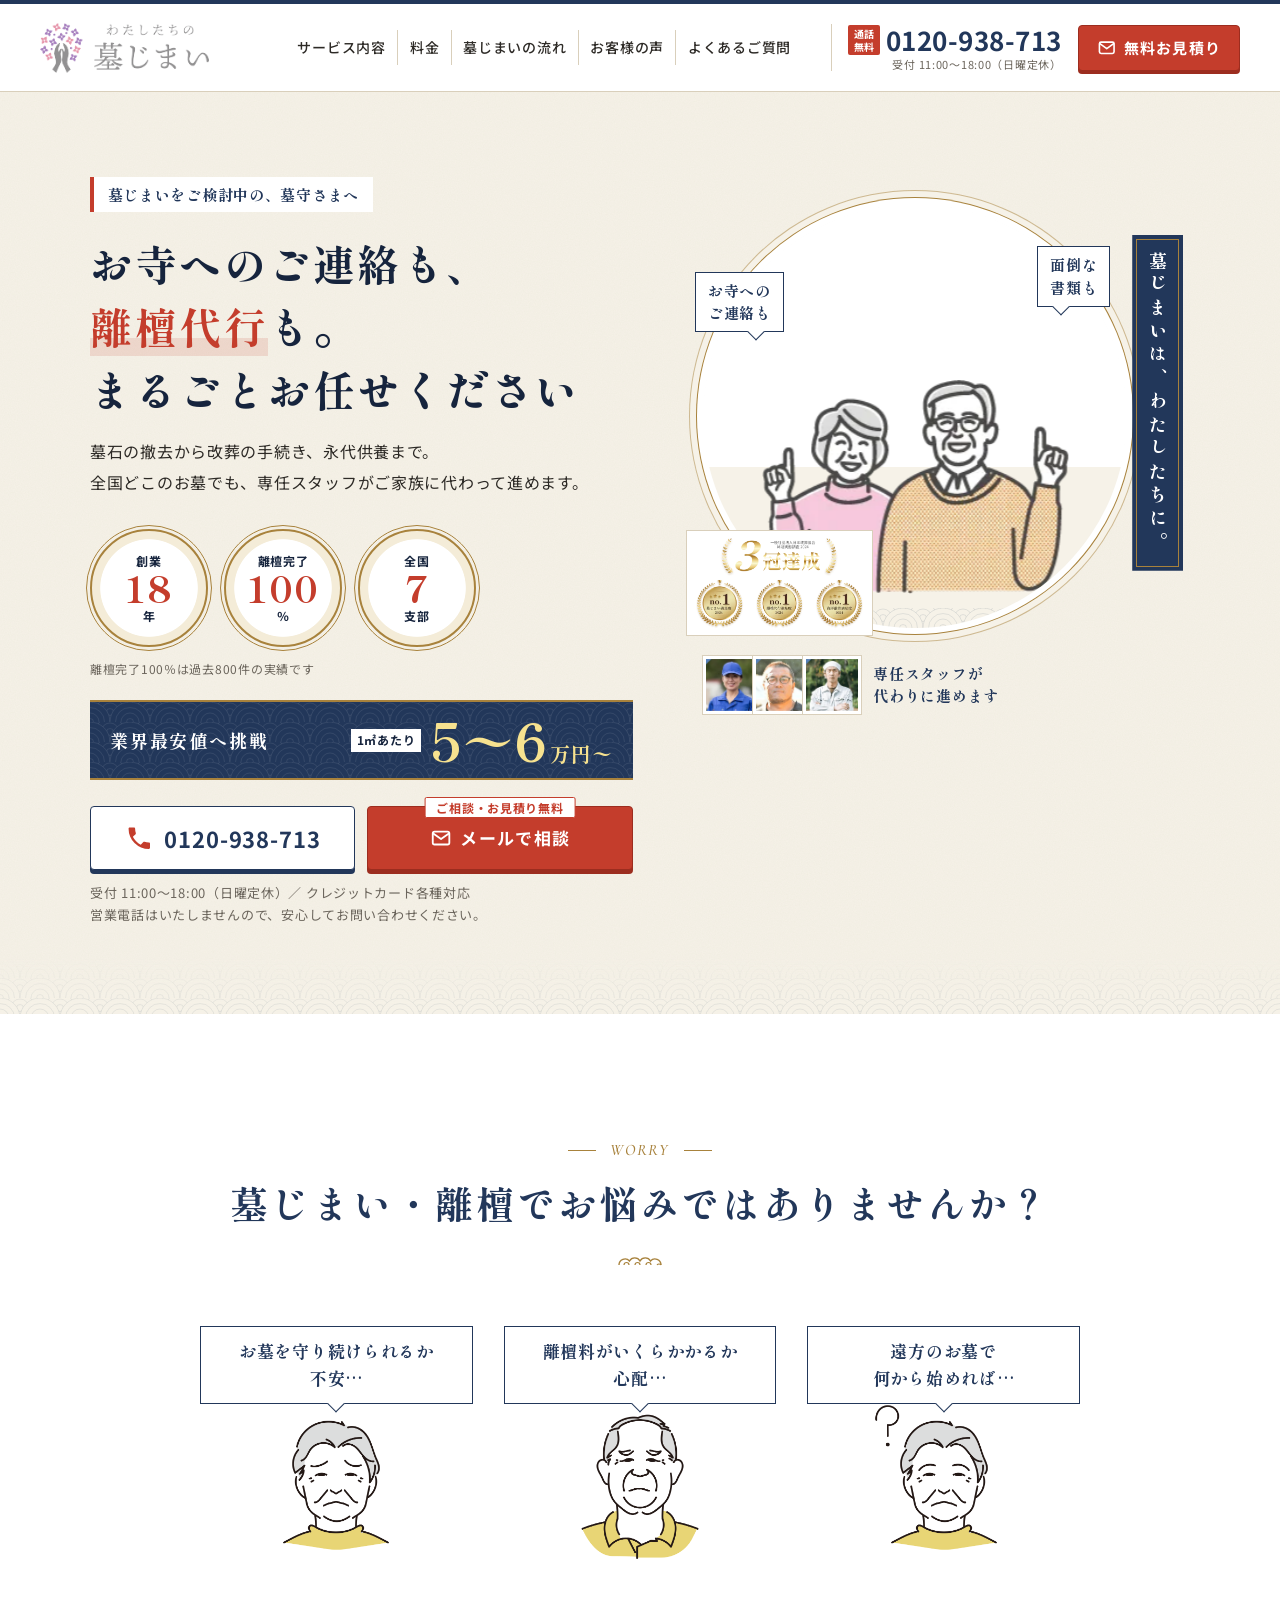
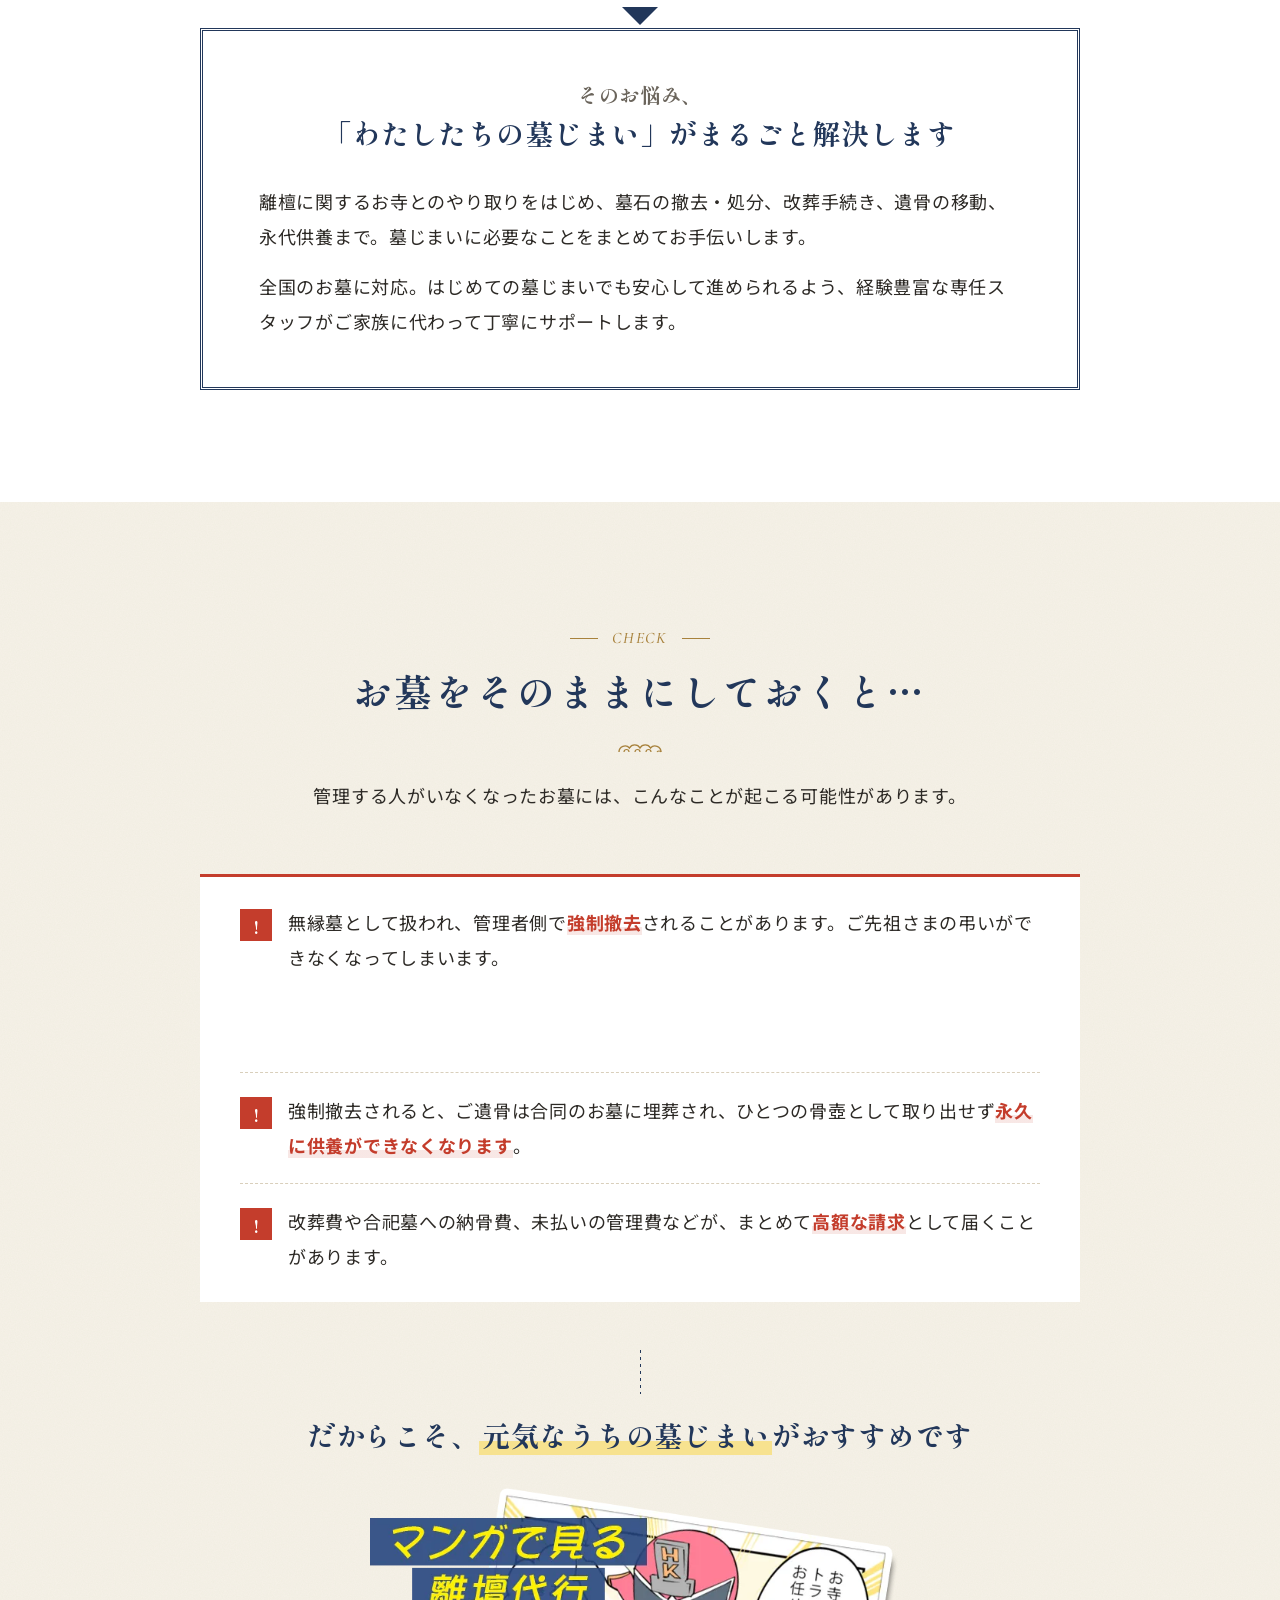
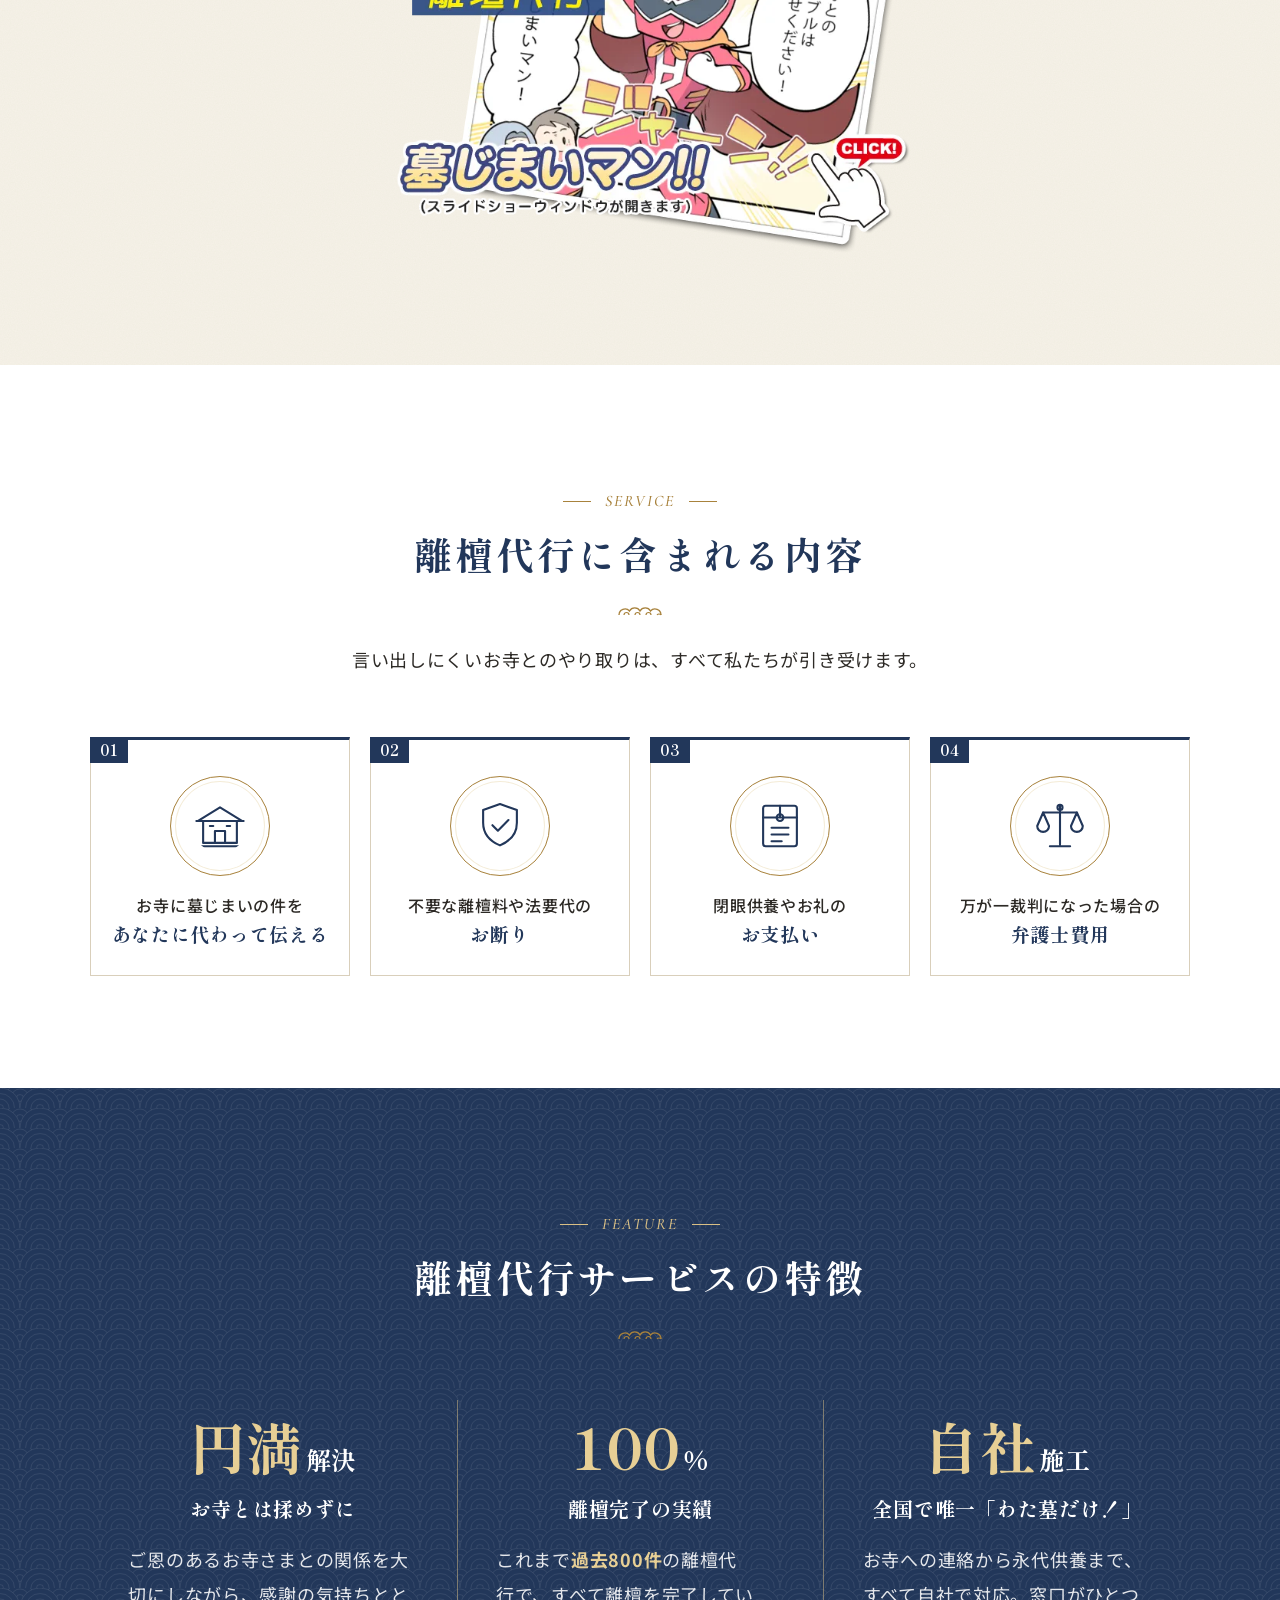
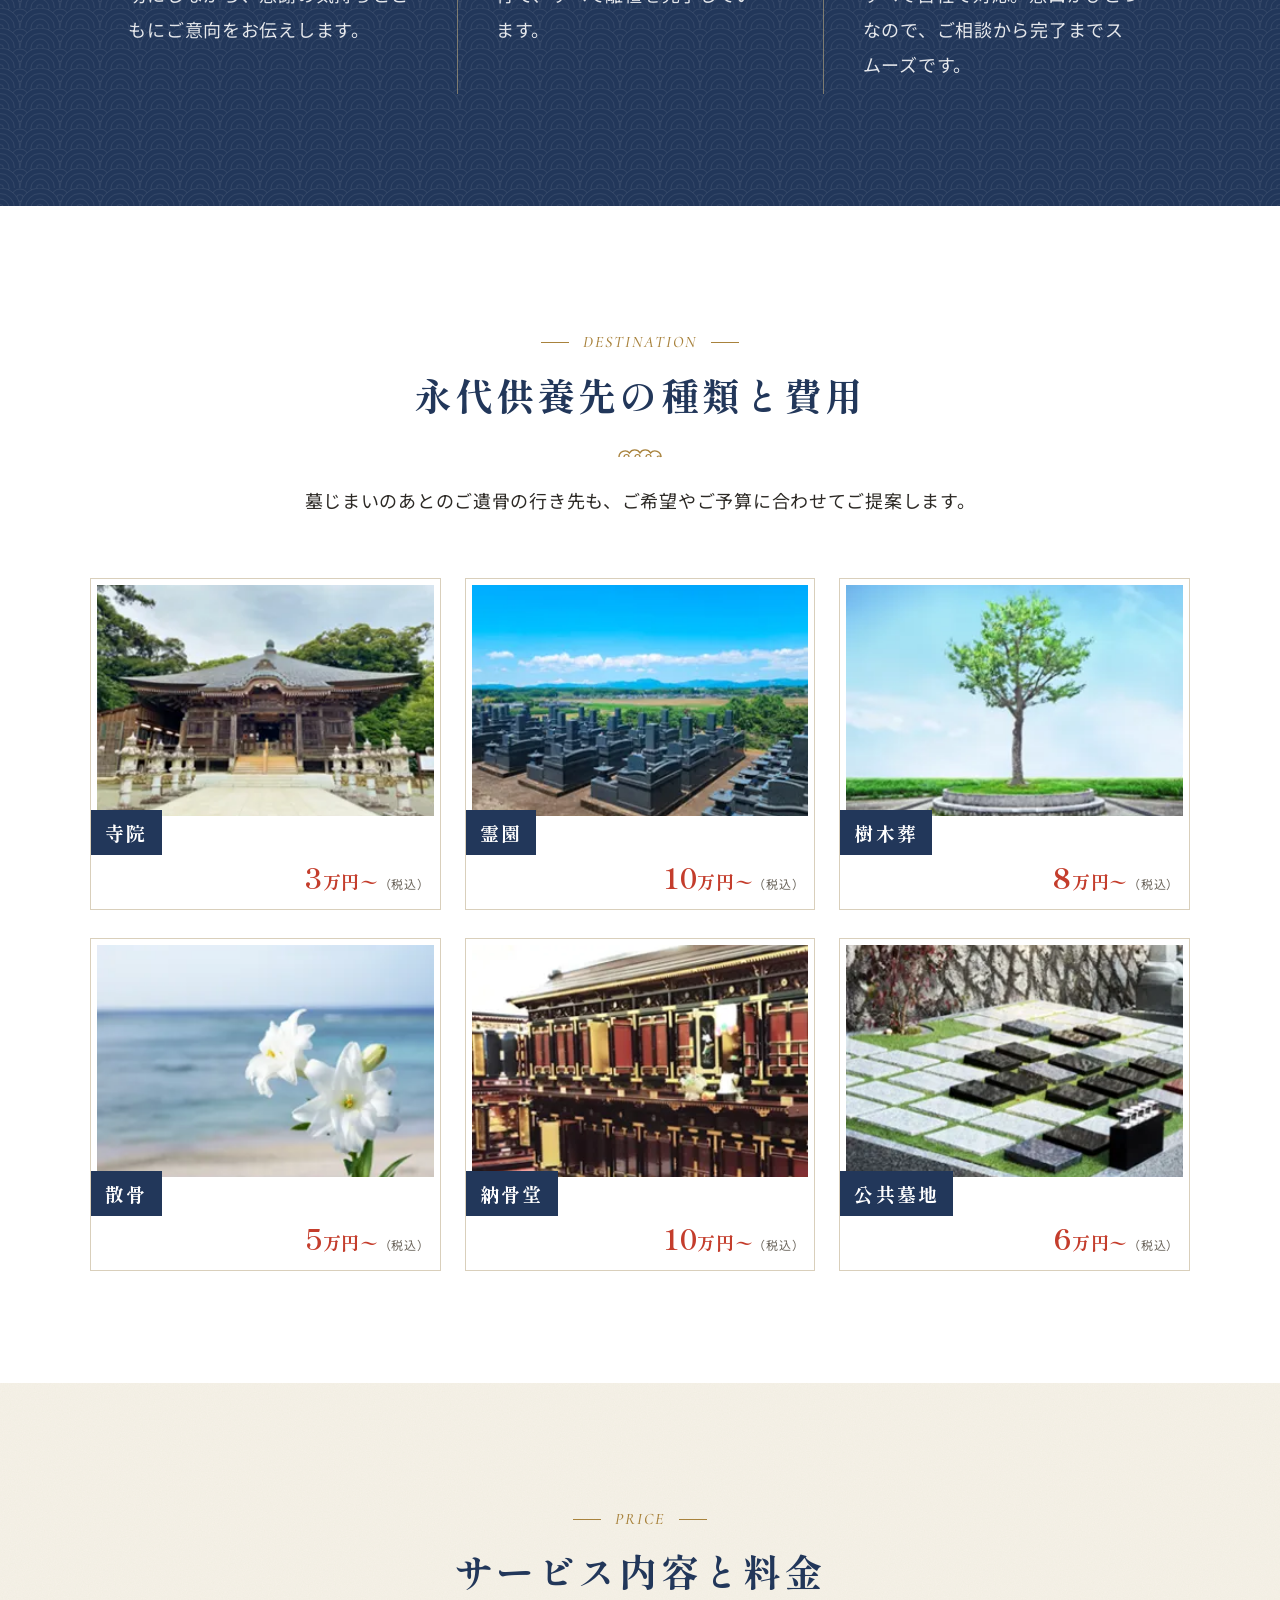
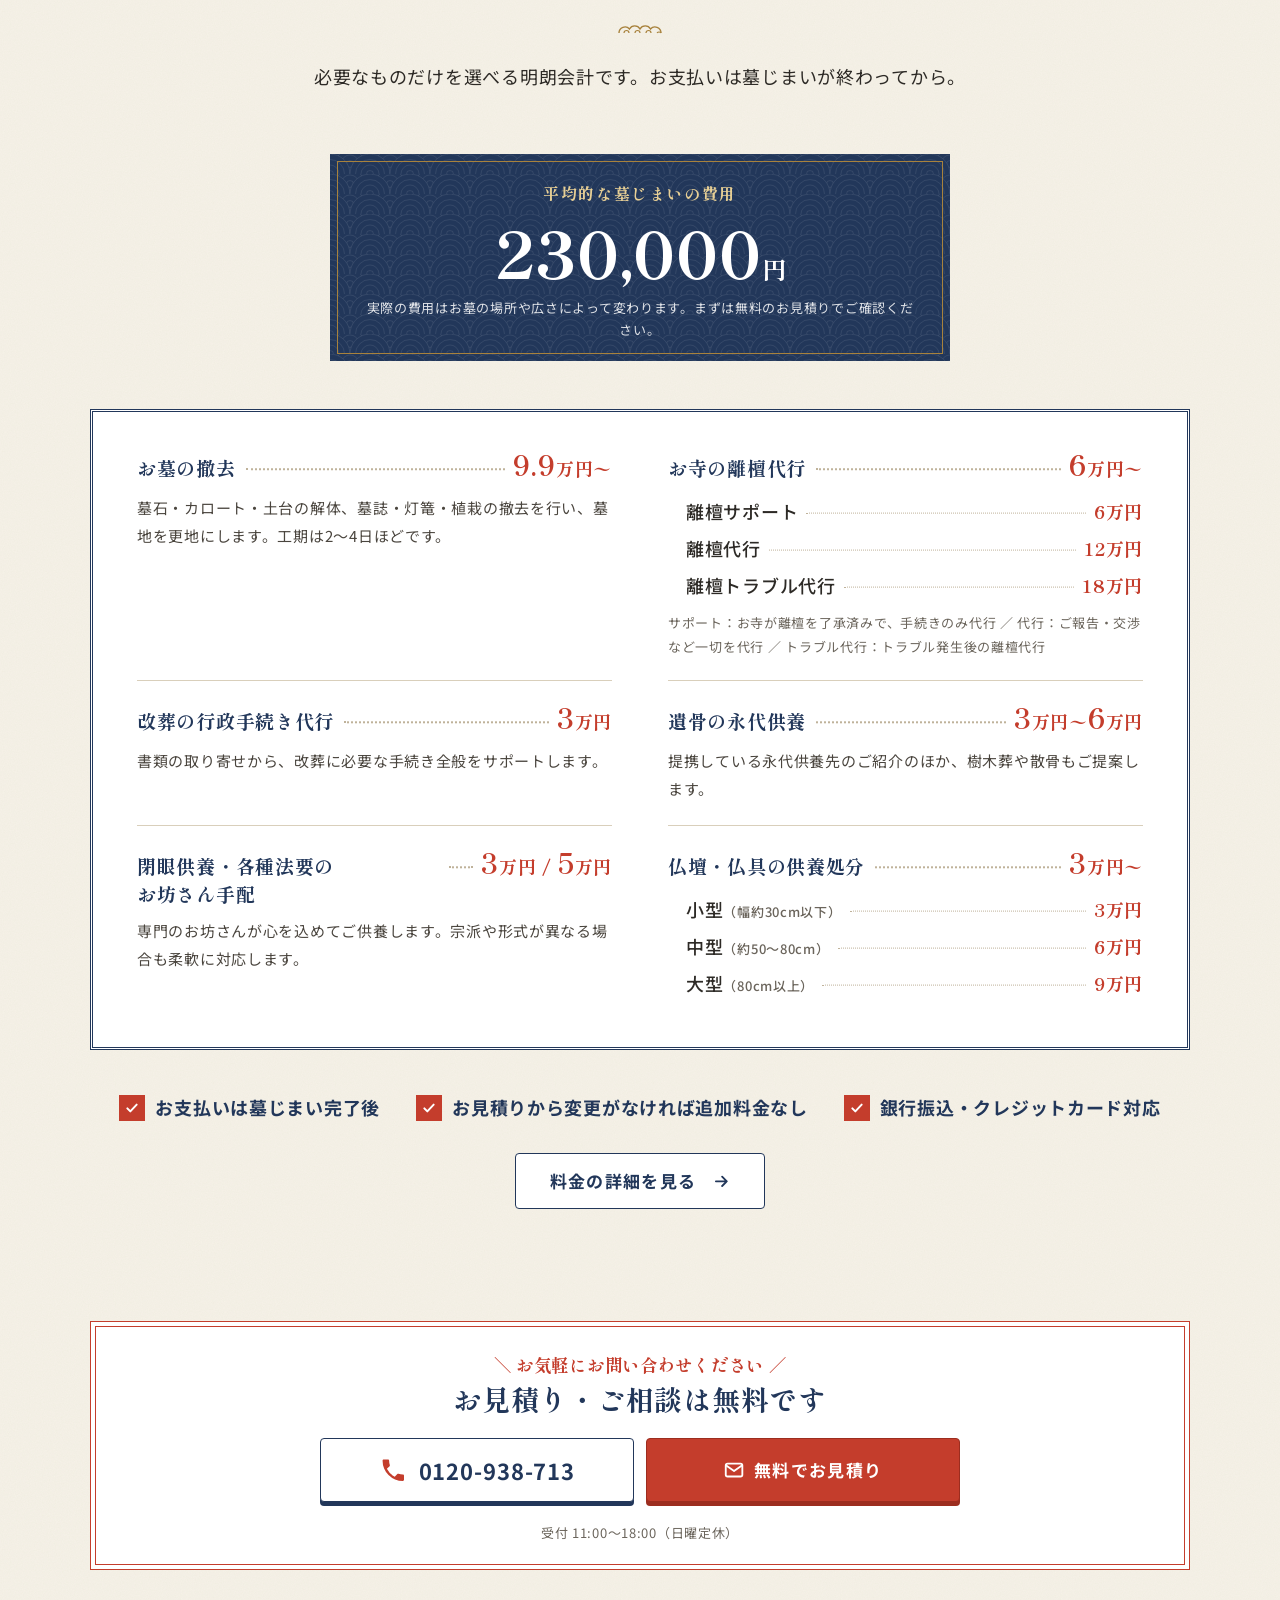
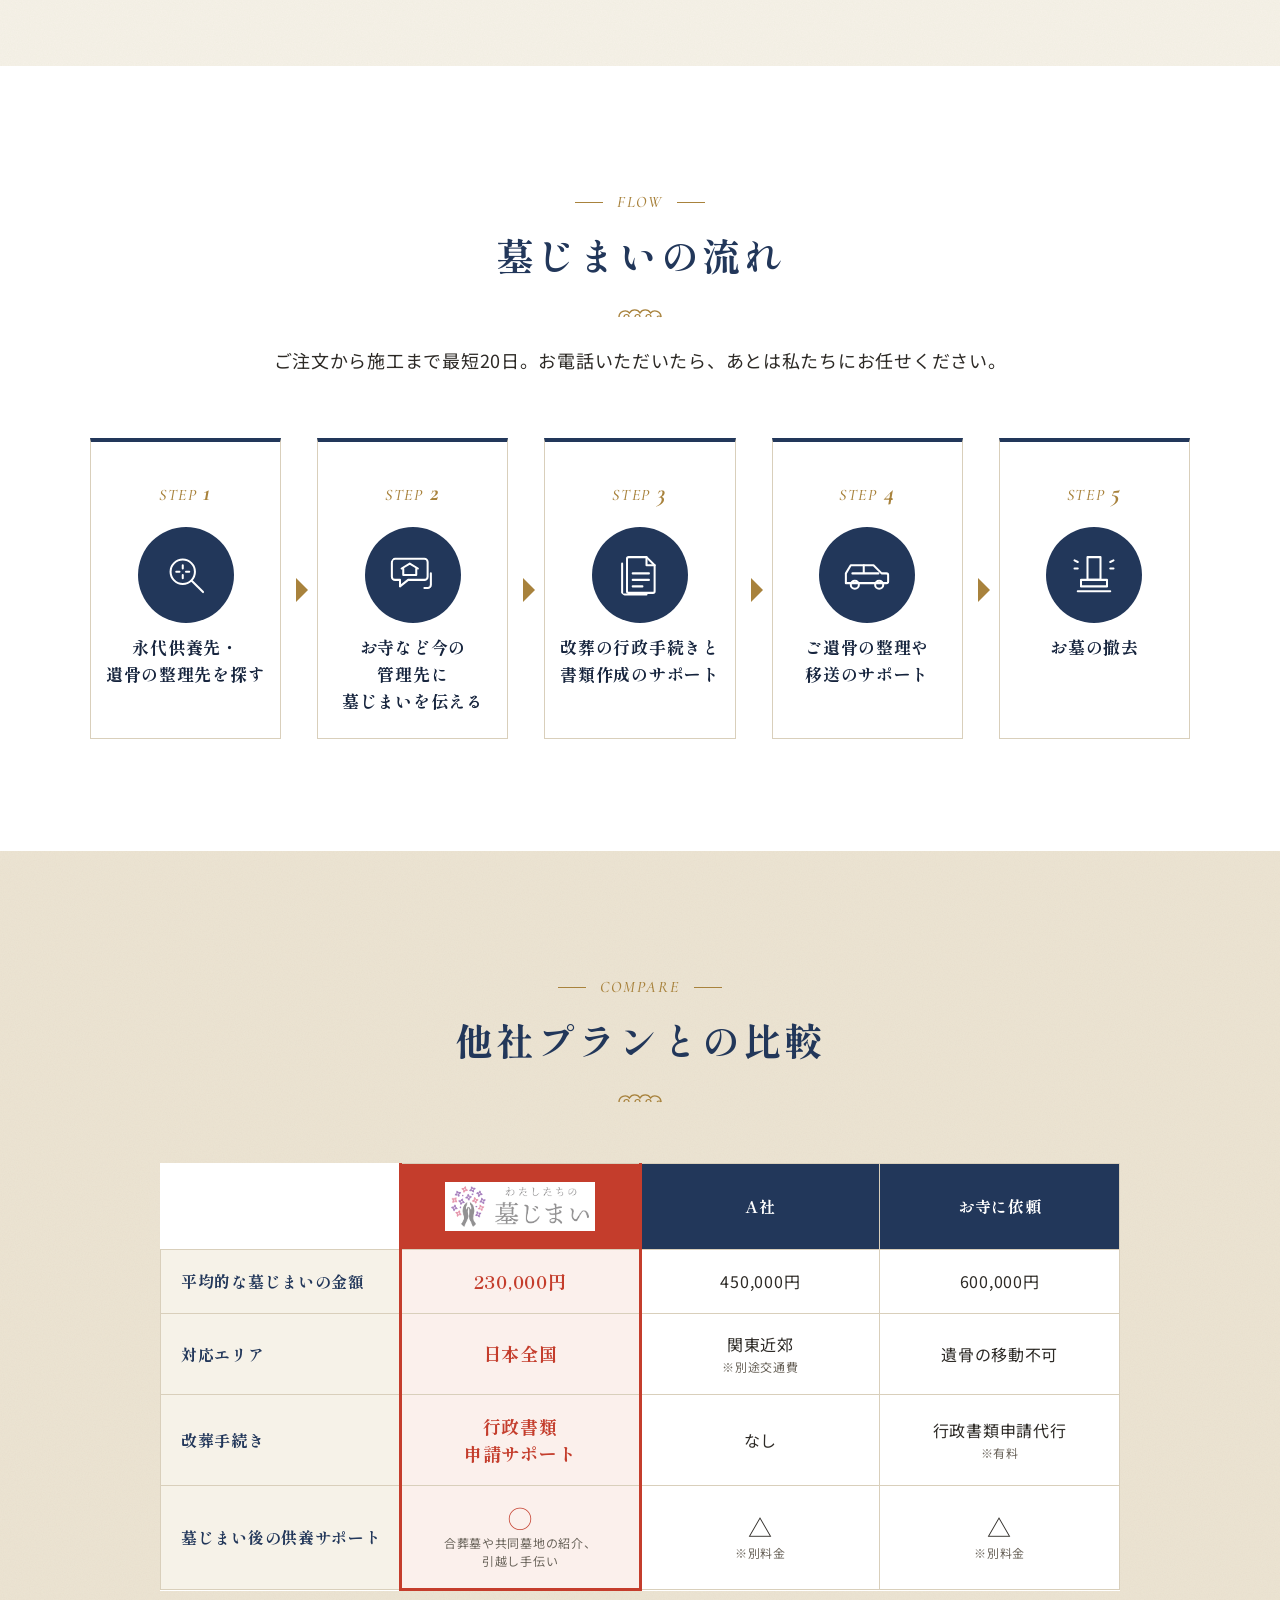
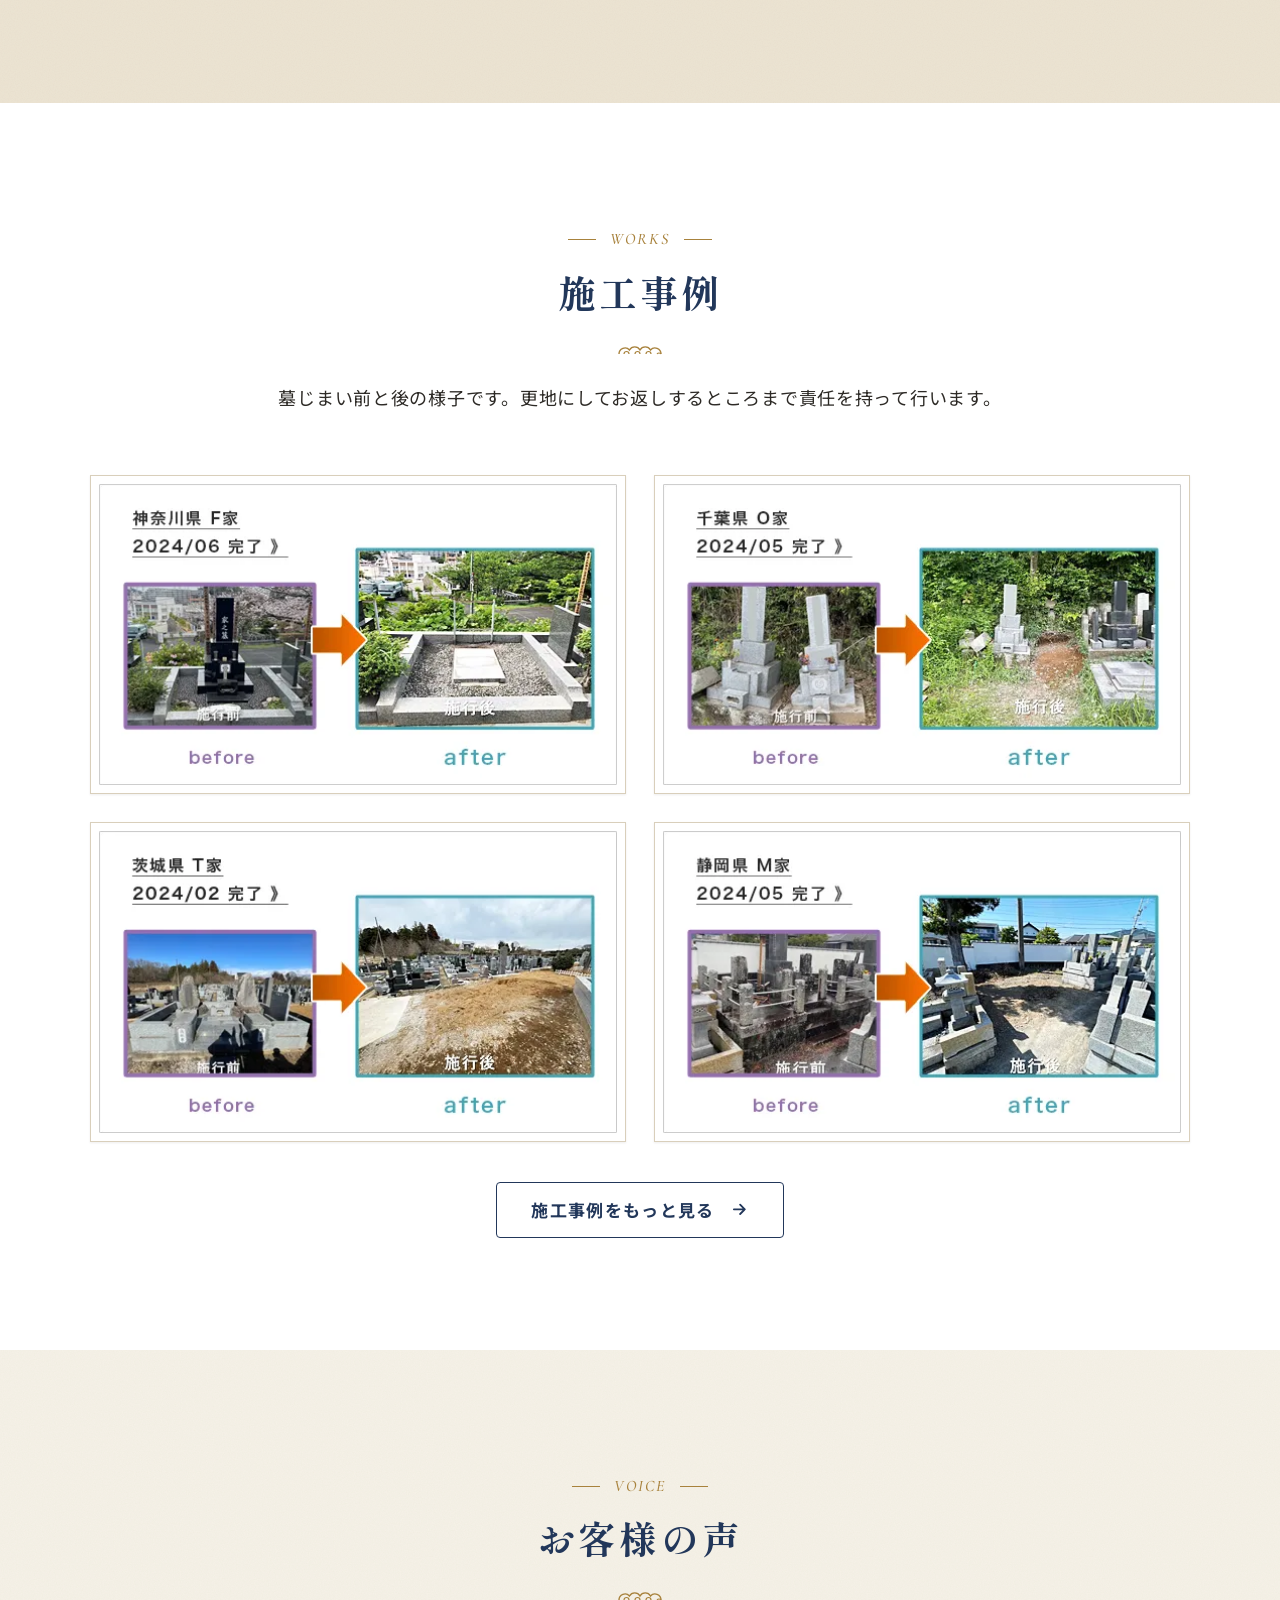
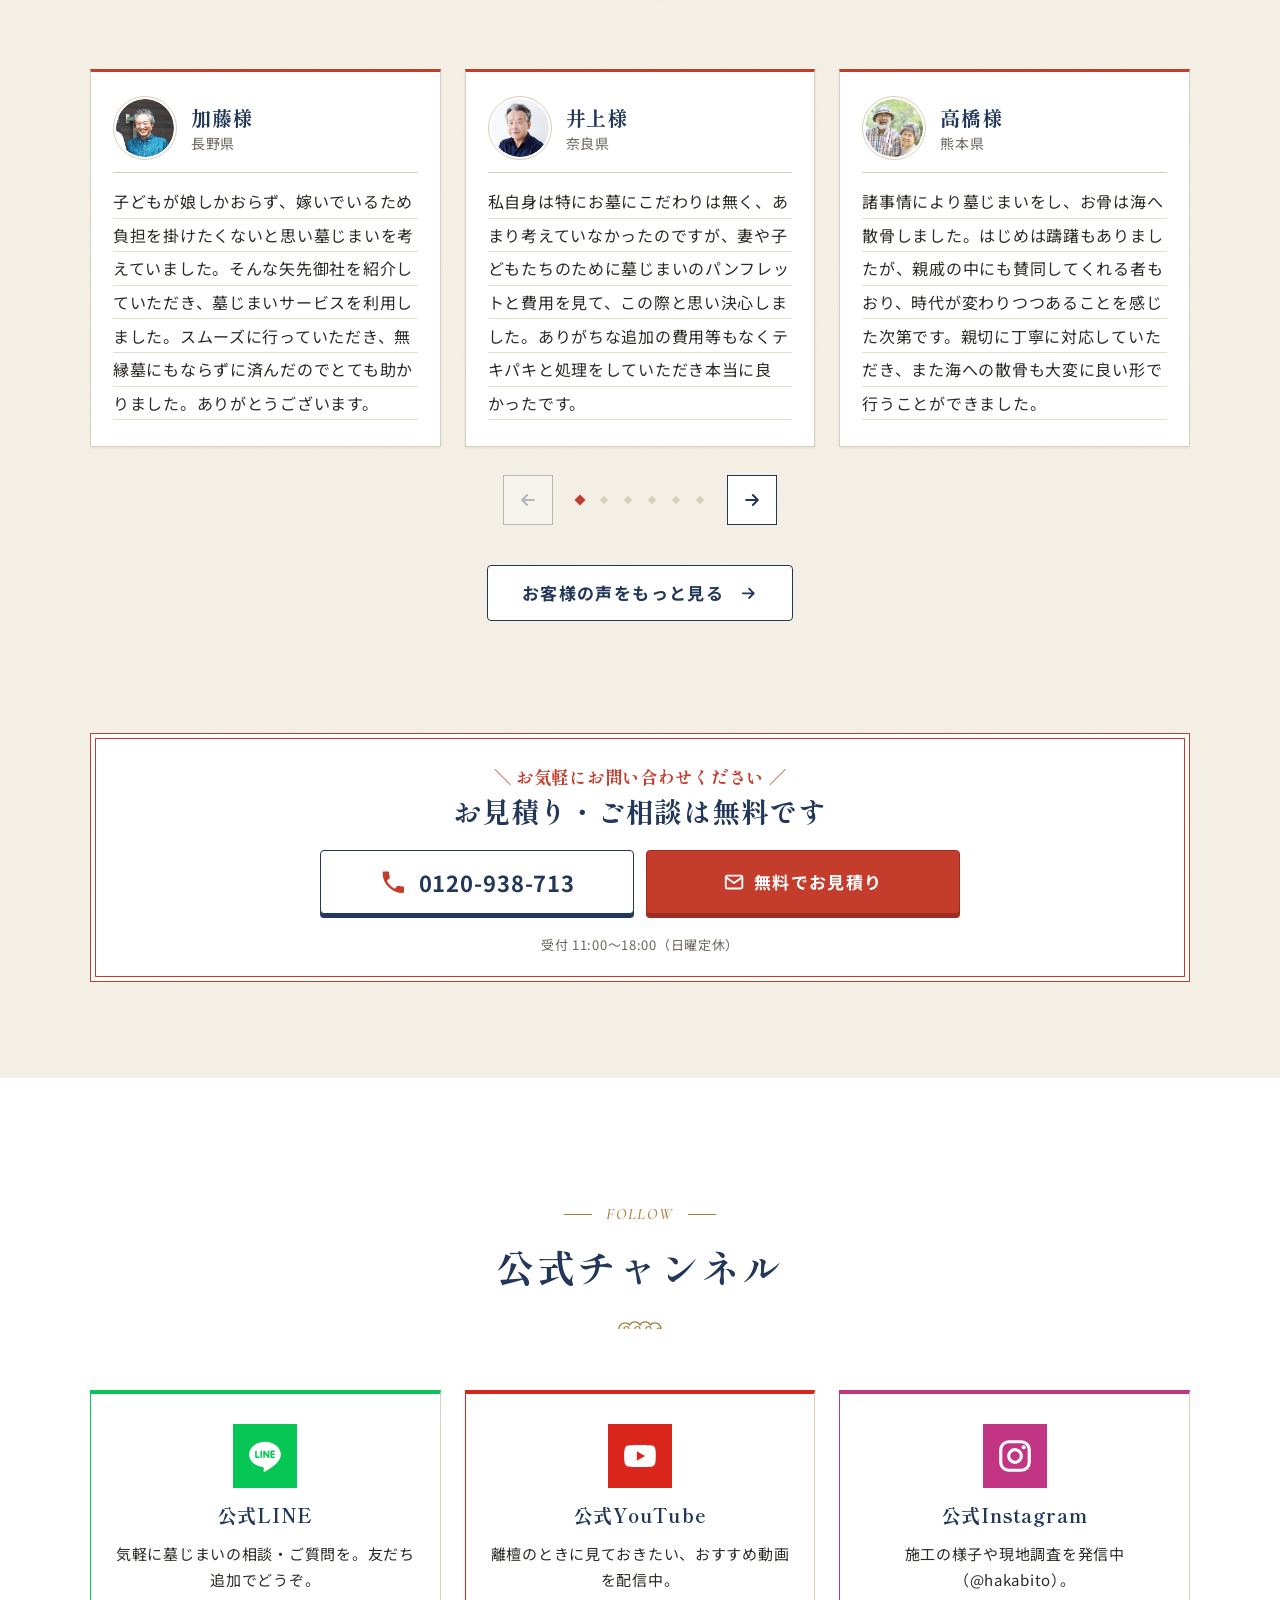
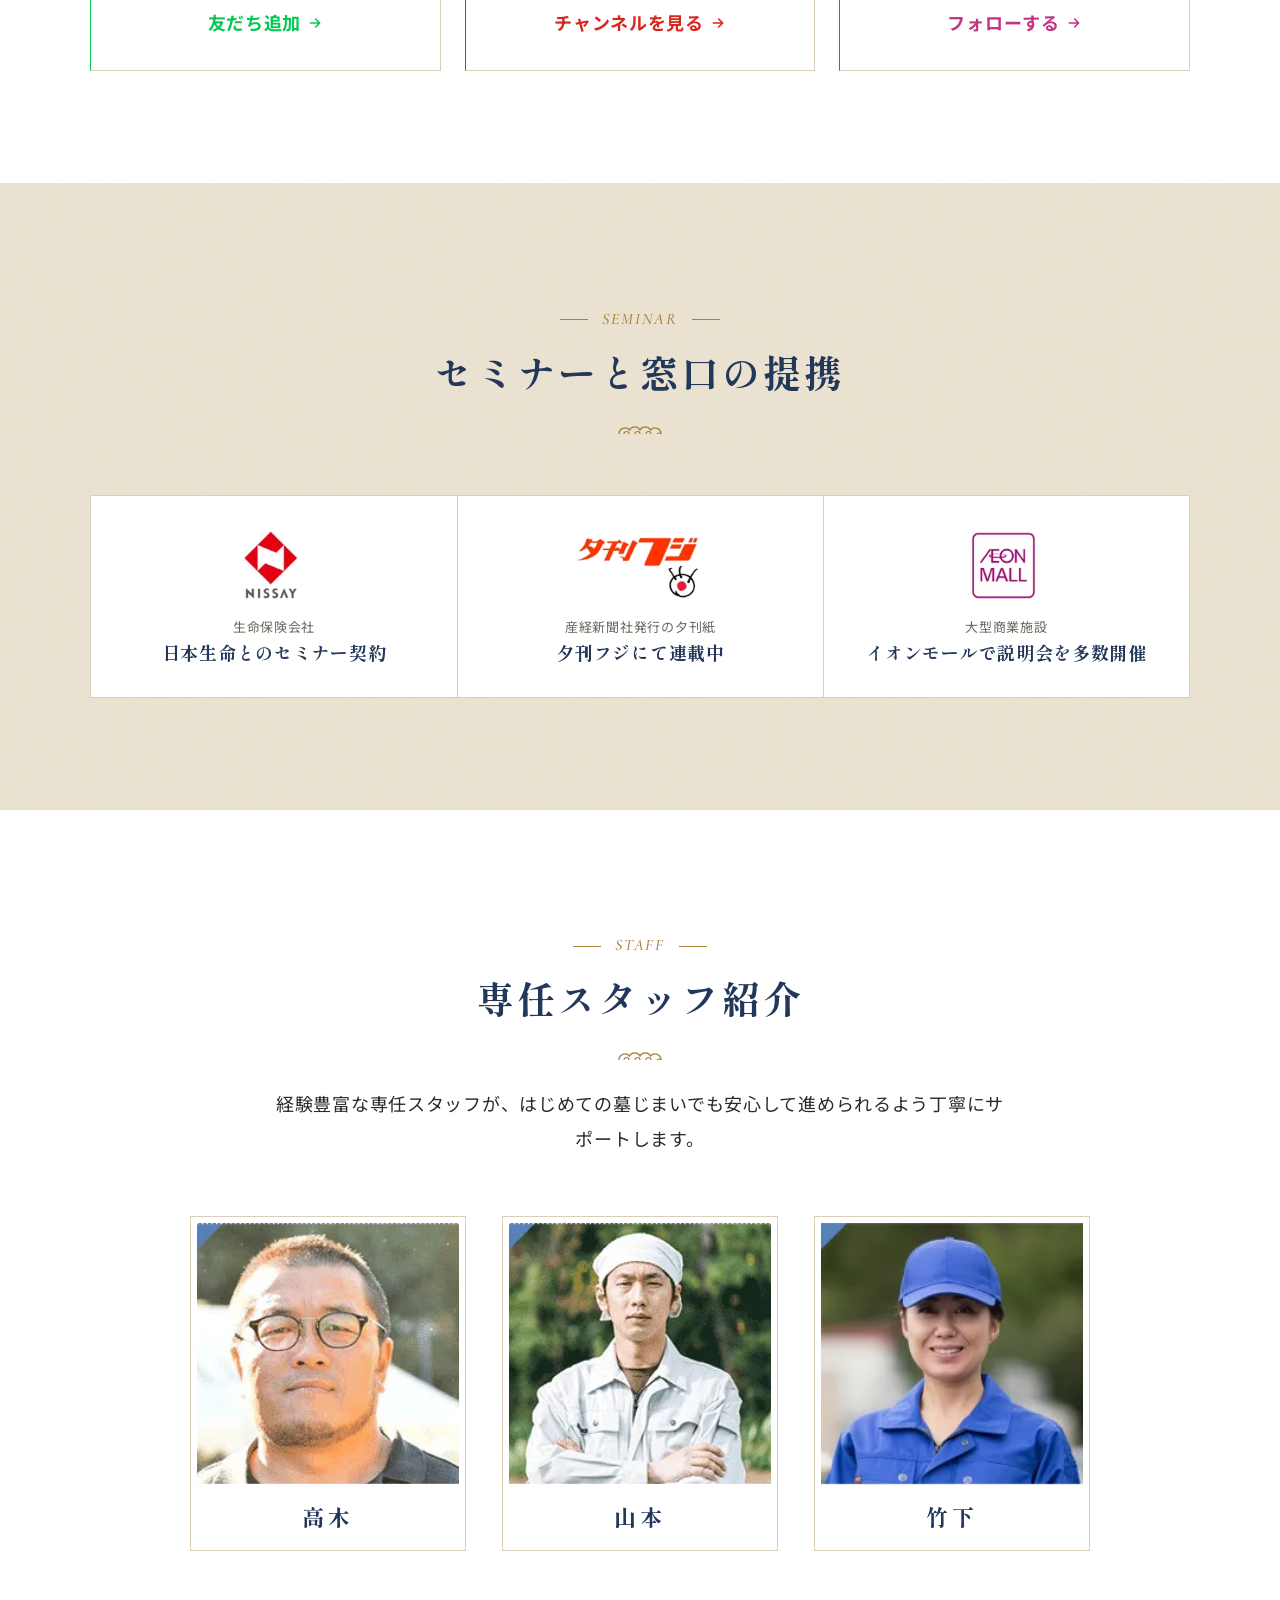
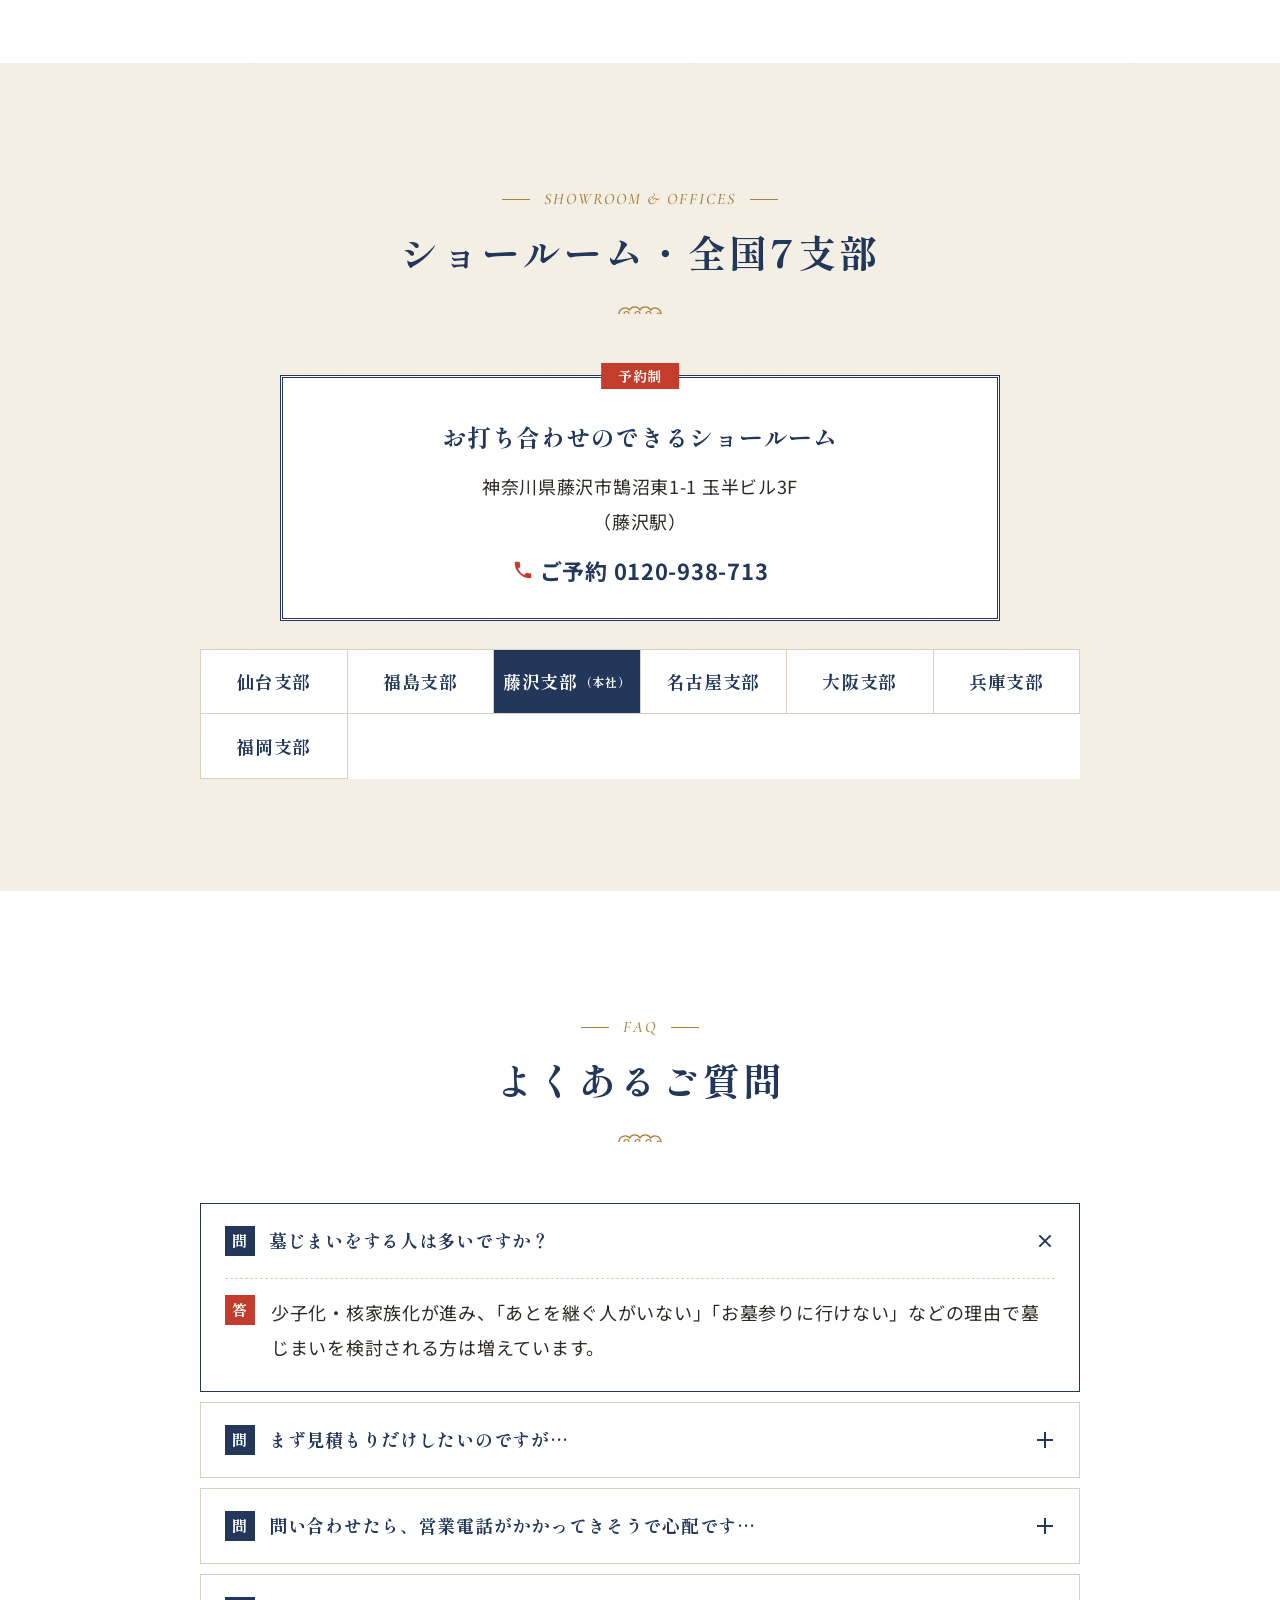
<file: index.html>
<!DOCTYPE html>
<html lang="ja">
<head>
<meta charset="UTF-8">
<meta name="viewport" content="width=device-width, initial-scale=1, viewport-fit=cover">
<title>わたしたちの墓じまい お寺とのトラブル・離檀・墓じまい代行はおまかせ | 離檀代行、墓じまい代行の実績が多い墓じまい業者</title>
<meta name="description" content="墓じまい・離檀代行なら「わたしたちの墓じまい」。お寺へのご連絡から墓石の撤去、改葬の行政手続き、永代供養まで全国対応でまるごとお任せいただけます。創業18年、離檀完了100％（過去800件）。お見積り・ご相談は無料です。">
<link rel="canonical" href="https://kaiso.or.jp/haka/">
<meta name="theme-color" content="#22375a">
<meta property="og:type" content="website">
<meta property="og:site_name" content="わたしたちの墓じまい">
<meta property="og:title" content="わたしたちの墓じまい｜離檀代行・墓じまい代行はおまかせ">
<meta property="og:description" content="お寺へのご連絡から墓石の撤去、改葬の行政手続き、永代供養まで全国対応でまるごとお任せ。お見積り・ご相談は無料です。">
<meta property="og:url" content="https://kaiso.or.jp/haka/">
<meta property="og:image" content="https://kaiso.or.jp/haka/wp-content/themes/cocoon-child-master-haka/img/2024/top_img1.png">
<meta property="og:locale" content="ja_JP">
<meta name="twitter:card" content="summary_large_image">
<meta name="format-detection" content="telephone=no">
<link rel="preload" as="image" href="assets/img/illust-senior.webp">
<script type="application/ld+json">[{"@context":"https://schema.org","@type":"LocalBusiness","name":"わたしたちの墓じまい","alternateName":"日本改葬協会","url":"https://kaiso.or.jp/haka/","telephone":"0120-938-713","image":"https://kaiso.or.jp/haka/wp-content/themes/cocoon-child-master-haka/img/2024/top_img1.png","address":{"@type":"PostalAddress","addressRegion":"神奈川県","addressLocality":"藤沢市","streetAddress":"鵠沼東1-1 玉半ビル3F","addressCountry":"JP"},"openingHoursSpecification":[{"@type":"OpeningHoursSpecification","dayOfWeek":["Monday","Tuesday","Wednesday","Thursday","Friday","Saturday"],"opens":"11:00","closes":"18:00"}],"areaServed":"JP","sameAs":["https://www.youtube.com/channel/UC762KR0k_Qvi0kqD-qpqxUw","https://www.instagram.com/hakabito/"]},{"@context":"https://schema.org","@type":"FAQPage","mainEntity":[{"@type":"Question","name":"墓じまいをする人は多いですか？","acceptedAnswer":{"@type":"Answer","text":"少子化・核家族化が進み、「あとを継ぐ人がいない」「お墓参りに行けない」などの理由で墓じまいを検討される方は増えています。"}},{"@type":"Question","name":"まず見積もりだけしたいのですが…","acceptedAnswer":{"@type":"Answer","text":"概算のお見積もりは無料ですので、じっくりご検討いただけます。お気軽にお問い合わせください。"}},{"@type":"Question","name":"問い合わせたら、営業電話がかかってきそうで心配です…","acceptedAnswer":{"@type":"Answer","text":"ご相談後のご様子をうかがうためにお電話することはありますが、営業電話はいたしませんのでご安心ください。"}},{"@type":"Question","name":"高額の離檀料は払うべきでしょうか？","acceptedAnswer":{"@type":"Answer","text":"地域や寺院の格、これまでのお付き合いによって違いますが、一般的には法要1回分程度（3〜15万円）を目安に、改葬手続き代としてお支払いするのがよいでしょう。中には100万円を超える離檀料を請求する寺院もありますが、法的に支払う義務はありません。お困りの場合はぜひご相談ください。"}},{"@type":"Question","name":"お寺に話しづらいです…。どのように話をしたらいいですか？","acceptedAnswer":{"@type":"Answer","text":"お寺の境内・敷地内にお墓がある場合は特に、大きなご恩を感じているだけに申し出を心苦しく思われる方が多くいらっしゃいます。お寺との関係が良好なうちに、感謝のお気持ちとともにご意向をお伝えすることをおすすめします。言い出しにくい場合は、私たちが代わりにお伝えします。"}},{"@type":"Question","name":"料金はいつ支払えばいいですか？","acceptedAnswer":{"@type":"Answer","text":"墓じまいが完了してからのお支払いです。ご遺骨の数の変更など、ご契約時のお見積もりに変更がない限り、追加料金をいただくことはありません。"}},{"@type":"Question","name":"支払い方法には何がありますか？","acceptedAnswer":{"@type":"Answer","text":"銀行振込とクレジットカード決済をご利用いただけます。ご不明な点はスタッフまでお問い合わせください。"}},{"@type":"Question","name":"どんな場所・大きさのお墓でも対応できますか？","acceptedAnswer":{"@type":"Answer","text":"お墓の区画やサイズによって金額が多少変わります。ご検討の際は、まずお見積もりをお取りいただくことをおすすめします。"}},{"@type":"Question","name":"離島にあるお墓でも対応できますか？","acceptedAnswer":{"@type":"Answer","text":"状況によってはお受けできないこともありますが、まずはお気軽にお問い合わせください。"}},{"@type":"Question","name":"工事にはどのくらいの日数がかかりますか？","acceptedAnswer":{"@type":"Answer","text":"ご注文から施工まで最短20日です。お墓の場所やサイズによって工事期間は変わります。"}},{"@type":"Question","name":"墓じまいのあとの供養はどうなりますか？","acceptedAnswer":{"@type":"Answer","text":"工事が始まると、最初にお骨の取り出しを行います。しばらく骨壺をご自宅に安置されるか、新しい供養先に移されるかといったご相談も承っています。"}},{"@type":"Question","name":"散骨したいけれど、寂しい気もします…","acceptedAnswer":{"@type":"Answer","text":"散骨に限らず、合祀や樹木葬の際にもそう思われる方は多くいらっしゃいます。ご遺骨をパウダー状にして小さな骨壺に分骨し、ご自宅に安置される方もいらっしゃいます。"}}]}]</script>
<link rel="icon" href="https://kaiso.or.jp/haka/wp-content/uploads/sites/5/2024/09/cropped-watahaka_icon2-32x32.webp" sizes="32x32">
<link rel="apple-touch-icon" href="https://kaiso.or.jp/haka/wp-content/uploads/sites/5/2024/09/cropped-watahaka_icon2-180x180.webp">
<link rel="preconnect" href="https://fonts.googleapis.com">
<link rel="preconnect" href="https://fonts.gstatic.com" crossorigin>
<link rel="stylesheet" href="https://fonts.googleapis.com/css2?family=Cormorant+Garamond:ital,wght@1,500&family=Noto+Sans+JP:wght@400;500;700&family=Shippori+Mincho+B1:wght@600;700;800&display=swap">
<link rel="stylesheet" href="assets/css/style.css">
<script>
  document.documentElement.classList.add('js');
  setTimeout(function () {
    if (!document.documentElement.hasAttribute('data-ready')) document.documentElement.classList.remove('js');
  }, 3000);
</script>
</head>
<body>
<svg xmlns="http://www.w3.org/2000/svg" style="display:none">
  <symbol id="i-phone" viewBox="0 0 24 24"><path fill="currentColor" d="M6.6 10.8a15.1 15.1 0 0 0 6.6 6.6l2.2-2.2c.3-.3.7-.4 1-.2 1.1.4 2.3.6 3.6.6.6 0 1 .4 1 1V20c0 .6-.4 1-1 1A17 17 0 0 1 3 4c0-.6.4-1 1-1h3.5c.6 0 1 .4 1 1 0 1.3.2 2.5.6 3.6.1.3 0 .7-.2 1z"/></symbol>
  <symbol id="i-line" viewBox="0 0 24 24"><path fill="currentColor" d="M12 3C6.5 3 2 6.6 2 11c0 3.9 3.5 7.2 8.3 7.9.3.1.8.2.9.5.1.3.1.7 0 1l-.1.9c0 .3-.2 1 .9.5s5.8-3.4 7.9-5.9c1.4-1.6 2.1-3.2 2.1-4.9 0-4.4-4.5-8-10-8zM8.2 13.3H6.3c-.3 0-.5-.2-.5-.5V9c0-.3.2-.5.5-.5s.5.2.5.5v3.3h1.4c.3 0 .5.2.5.5s-.2.5-.5.5zm1.9-.5c0 .3-.2.5-.5.5s-.5-.2-.5-.5V9c0-.3.2-.5.5-.5s.5.2.5.5zm4.6 0c0 .2-.1.4-.3.5h-.2c-.2 0-.3-.1-.4-.2l-1.9-2.6v2.3c0 .3-.2.5-.5.5s-.5-.2-.5-.5V9c0-.2.1-.4.3-.5h.2c.2 0 .3.1.4.2l1.9 2.6V9c0-.3.2-.5.5-.5s.5.2.5.5zm3.1-2.4c.3 0 .5.2.5.5s-.2.5-.5.5h-1.4v.9h1.4c.3 0 .5.2.5.5s-.2.5-.5.5h-1.9c-.3 0-.5-.2-.5-.5V9c0-.3.2-.5.5-.5h1.9c.3 0 .5.2.5.5s-.2.5-.5.5h-1.4v.9z"/></symbol>
  <symbol id="i-mail" viewBox="0 0 24 24"><g fill="none" stroke="currentColor" stroke-width="2" stroke-linecap="round" stroke-linejoin="round"><rect x="3" y="5" width="18" height="14" rx="2"/><path d="m3.5 7 8.5 6 8.5-6"/></g></symbol>
  <symbol id="i-doc" viewBox="0 0 24 24"><g fill="none" stroke="currentColor" stroke-width="2" stroke-linecap="round" stroke-linejoin="round"><path d="M14 3H7a2 2 0 0 0-2 2v14a2 2 0 0 0 2 2h10a2 2 0 0 0 2-2V8z"/><path d="M14 3v5h5M9 13h6M9 17h6"/></g></symbol>
  <symbol id="i-arrow" viewBox="0 0 24 24"><path fill="none" stroke="currentColor" stroke-width="2.4" stroke-linecap="round" stroke-linejoin="round" d="M5 12h14m-6-6 6 6-6 6"/></symbol>
  <symbol id="i-down" viewBox="0 0 24 24"><path fill="none" stroke="currentColor" stroke-width="2.4" stroke-linecap="round" stroke-linejoin="round" d="m6 9 6 6 6-6"/></symbol>
  <symbol id="i-up" viewBox="0 0 24 24"><path fill="none" stroke="currentColor" stroke-width="2.4" stroke-linecap="round" stroke-linejoin="round" d="m6 15 6-6 6 6"/></symbol>
  <symbol id="i-check" viewBox="0 0 24 24"><path fill="none" stroke="currentColor" stroke-width="3" stroke-linecap="round" stroke-linejoin="round" d="m5 12.5 4.5 4.5L19 7"/></symbol>
  <symbol id="i-youtube" viewBox="0 0 24 24"><path fill="currentColor" d="M21.6 7.2a2.5 2.5 0 0 0-1.8-1.8C18.2 5 12 5 12 5s-6.2 0-7.8.4a2.5 2.5 0 0 0-1.8 1.8C2 8.8 2 12 2 12s0 3.2.4 4.8a2.5 2.5 0 0 0 1.8 1.8c1.6.4 7.8.4 7.8.4s6.2 0 7.8-.4a2.5 2.5 0 0 0 1.8-1.8c.4-1.6.4-4.8.4-4.8s0-3.2-.4-4.8zM10 15V9l5.2 3z"/></symbol>
  <symbol id="i-instagram" viewBox="0 0 24 24"><g fill="none" stroke="currentColor" stroke-width="2"><rect x="3" y="3" width="18" height="18" rx="5"/><circle cx="12" cy="12" r="4"/></g><circle cx="17.5" cy="6.5" r="1.3" fill="currentColor"/></symbol>
</svg>

<a class="skip" href="#main">本文へ移動</a>

<header class="header" data-header>
  <div class="header__inner">
    <a class="header__logo" href="https://kaiso.or.jp/haka/">
      <img src="assets/img/logo.png" alt="わたしたちの墓じまい" width="203" height="60">
    </a>
    <p class="header__catch">おかげさまで創業18年<br>日本全国で施工実績</p>
    <nav class="gnav" aria-label="メインメニュー">
      <ul class="gnav__list">
        <li><a href="#service">サービス内容</a></li>
        <li><a href="#price">料金</a></li>
        <li><a href="#flow">墓じまいの流れ</a></li>
        <li><a href="#voice">お客様の声</a></li>
        <li><a href="#faq">よくあるご質問</a></li>
      </ul>
    </nav>
    <a class="header__tel" href="tel:0120938713">
      <span class="header__tel-num"><span class="header__tel-free">通話<br>無料</span>0120-938-713</span>
      <span class="header__tel-time">受付 11:00〜18:00（日曜定休）</span>
    </a>
    <a class="btn btn--primary btn--sm header__cta" href="https://kaiso.or.jp/haka/contact/">
      <svg aria-hidden="true"><use href="#i-mail"/></svg>無料お見積り
    </a>
    <button class="menu-btn" type="button" aria-expanded="false" aria-controls="drawer" data-menu-btn>
      <span class="menu-btn__bars" aria-hidden="true"><span></span><span></span><span></span></span>
      <span class="menu-btn__label">メニュー</span>
    </button>
  </div>
</header>

<div class="drawer" id="drawer" data-drawer aria-hidden="true">
  <div class="drawer__overlay" data-drawer-close></div>
  <div class="drawer__panel" role="dialog" aria-modal="true" aria-label="メニュー">
    <nav aria-label="スマホ用メニュー">
      <ul class="drawer__nav">
        <li><a href="#service" data-drawer-close>サービス内容</a></li>
        <li><a href="#price" data-drawer-close>料金</a></li>
        <li><a href="#flow" data-drawer-close>墓じまいの流れ</a></li>
        <li><a href="#works" data-drawer-close>施工事例</a></li>
        <li><a href="#voice" data-drawer-close>お客様の声</a></li>
        <li><a href="#staff" data-drawer-close>スタッフ紹介</a></li>
        <li><a href="#faq" data-drawer-close>よくあるご質問</a></li>
      </ul>
    </nav>
    <div class="drawer__cta">
      <a class="btn btn--tel btn--block" href="tel:0120938713"><svg aria-hidden="true"><use href="#i-phone"/></svg>0120-938-713</a>
      <p class="drawer__time">受付 11:00〜18:00（日曜定休）</p>
      <a class="btn btn--primary btn--block" href="https://kaiso.or.jp/haka/contact/"><svg aria-hidden="true"><use href="#i-mail"/></svg>無料お見積り・お問い合わせ</a>
      <a class="btn btn--line btn--block" href="https://lin.ee/uL9yeTK" target="_blank" rel="noopener"><svg aria-hidden="true"><use href="#i-line"/></svg>LINEで相談する</a>
    </div>
  </div>
</div>

<main id="main">

<section class="hero" aria-labelledby="hero-title">
  <div class="container hero__inner">
    <div class="hero__head">
      <p class="hero__eyebrow">墓じまいをご検討中の、墓守さまへ</p>
      <h1 class="hero__title" id="hero-title">
        <span class="hero__line">お寺へのご連絡も、</span>
        <span class="hero__line"><em>離檀代行</em>も。</span>
        <span class="hero__line"><span class="ib">まるごと</span><span class="ib">お任せください</span></span>
      </h1>
      <p class="hero__lead">墓石の撤去から改葬の手続き、永代供養まで。<br class="pc">全国どこのお墓でも、専任スタッフがご家族に代わって進めます。</p>
    </div>

    <div class="hero__visual">
      <div class="hero__window">
        <div class="hero__window-in">
          <img class="hero__people" src="assets/img/illust-senior.webp" alt="" width="262" height="184" fetchpriority="high">
        </div>
        <p class="hero__bubble hero__bubble--1">お寺への<br>ご連絡も</p>
        <p class="hero__bubble hero__bubble--2">面倒な<br>書類も</p>
        <img class="hero__award" src="assets/img/award-2024.webp" alt="一般社団法人日本改葬協会 終活実態調査2024 墓じまい満足度・離檀代行満足度・海洋散骨満足度 No.1 3冠達成" width="633" height="348">
      </div>
      <p class="hero__tanzaku" aria-hidden="true">墓じまいは、わたしたちに。</p>
      <figure class="hero__staff">
        <ul class="hero__staff-list">
          <li><img src="assets/img/staff-03.webp" alt="" width="330" height="221"></li>
          <li><img src="assets/img/staff-01.webp" alt="" width="330" height="221"></li>
          <li><img src="assets/img/staff-02.webp" alt="" width="330" height="221"></li>
        </ul>
        <figcaption>専任スタッフが<br>代わりに進めます</figcaption>
      </figure>
    </div>

    <div class="hero__info">
      <ul class="hero__badges">
        <li><span>創業</span><b data-count="18">18</b><span>年</span></li>
        <li><span>離檀完了</span><b data-count="100">100</b><span>％</span></li>
        <li><span>全国</span><b data-count="7">7</b><span>支部</span></li>
      </ul>
      <p class="hero__badges-note">離檀完了100％は過去800件の実績です</p>
      <div class="hero__price">
        <p class="hero__price-label">業界最安値へ挑戦</p>
        <p class="hero__price-body">
          <span class="hero__price-unit">1㎡あたり</span>
          <strong>5〜6</strong><span class="hero__price-yen">万円〜</span>
        </p>
      </div>
      <div class="hero__cta">
        <a class="btn btn--tel" href="tel:0120938713"><svg aria-hidden="true"><use href="#i-phone"/></svg>0120-938-713</a>
        <a class="btn btn--primary" href="https://kaiso.or.jp/haka/contact/"><span class="btn__sub">ご相談・お見積り無料</span><svg aria-hidden="true"><use href="#i-mail"/></svg>メールで相談</a>
      </div>
      <p class="hero__note">受付 11:00〜18:00（日曜定休）／ クレジットカード各種対応<br>営業電話はいたしませんので、安心してお問い合わせください。</p>
    </div>
  </div>
</section>

<section class="section worry" id="worry" aria-labelledby="worry-title">
  <div class="container">
    <div class="sec-head" data-reveal>
      <span class="sec-head__en">WORRY</span>
      <h2 class="sec-head__title" id="worry-title">墓じまい・離檀で<br class="sp">お悩みではありませんか？</h2>
    </div>
    <ul class="worry__list" data-reveal-stagger>
      <li class="worry__item" data-reveal="zoom">
        <p class="worry__bubble">お墓を守り続けられるか<br>不安…</p>
        <img src="assets/img/worry-01.png" alt="" width="800" height="800" loading="lazy">
      </li>
      <li class="worry__item" data-reveal="zoom">
        <p class="worry__bubble">離檀料がいくらかかるか<br>心配…</p>
        <img src="assets/img/worry-02.png" alt="" width="800" height="800" loading="lazy">
      </li>
      <li class="worry__item" data-reveal="zoom">
        <p class="worry__bubble">遠方のお墓で<br>何から始めれば…</p>
        <img src="assets/img/worry-03.png" alt="" width="800" height="800" loading="lazy">
      </li>
    </ul>
    <div class="worry__answer" data-reveal>
      <p class="worry__answer-title"><span>そのお悩み、</span><span>「わたしたちの墓じまい」が<br class="sp">まるごと解決します</span></p>
      <p>離檀に関するお寺とのやり取りをはじめ、墓石の撤去・処分、改葬手続き、遺骨の移動、永代供養まで。墓じまいに必要なことをまとめてお手伝いします。</p>
      <p>全国のお墓に対応。はじめての墓じまいでも安心して進められるよう、経験豊富な専任スタッフがご家族に代わって丁寧にサポートします。</p>
    </div>
  </div>
</section>

<section class="section section--cream risk" aria-labelledby="risk-title">
  <div class="container">
    <div class="sec-head" data-reveal>
      <span class="sec-head__en">CHECK</span>
      <h2 class="sec-head__title" id="risk-title"><span class="ib">お墓をそのままに</span><span class="ib">しておくと…</span></h2>
      <p class="sec-head__lead">管理する人がいなくなったお墓には、こんなことが起こる可能性があります。</p>
    </div>
    <ul class="risk__list" data-reveal-stagger>
      <li class="risk__item" data-reveal>
        <span class="risk__icon" aria-hidden="true">!</span>
        <p>無縁墓として扱われ、管理者側で<strong>強制撤去</strong>されることがあります。ご先祖さまの弔いができなくなってしまいます。</p>
      </li>
      <li class="risk__item" data-reveal>
        <span class="risk__icon" aria-hidden="true">!</span>
        <p>ご親族がいる場合、お墓の<strong>管理方法をめぐってトラブル</strong>になることがあります。</p>
      </li>
      <li class="risk__item" data-reveal>
        <span class="risk__icon" aria-hidden="true">!</span>
        <p>強制撤去されると、ご遺骨は合同のお墓に埋葬され、ひとつの骨壺として取り出せず<strong>永久に供養ができなくなります</strong>。</p>
      </li>
      <li class="risk__item" data-reveal>
        <span class="risk__icon" aria-hidden="true">!</span>
        <p>改葬費や合祀墓への納骨費、未払いの管理費などが、まとめて<strong>高額な請求</strong>として届くことがあります。</p>
      </li>
    </ul>
    <p class="risk__to" data-reveal>だからこそ、<span class="marker">元気なうちの墓じまい</span>がおすすめです</p>
    <a class="manga" href="https://kaiso.or.jp/haka/manga/" data-reveal="zoom">
      <img src="assets/img/manga-banner.webp" alt="マンガで見る離檀代行「墓じまいマン!!」" width="704" height="476" loading="lazy">
    </a>
  </div>
</section>

<section class="section service" id="service" aria-labelledby="service-title">
  <div class="container">
    <div class="sec-head" data-reveal>
      <span class="sec-head__en">SERVICE</span>
      <h2 class="sec-head__title" id="service-title">離檀代行に含まれる内容</h2>
      <p class="sec-head__lead">言い出しにくいお寺とのやり取りは、すべて私たちが引き受けます。</p>
    </div>
    <ol class="service__list" data-reveal-stagger>
      <li class="service__item" data-reveal>
        <span class="service__num">01</span>
        <svg class="service__icon" viewBox="0 0 64 64" aria-hidden="true"><g fill="none" stroke="currentColor" stroke-width="2.5" stroke-linecap="round" stroke-linejoin="round"><path d="M6 26 32 10l26 16"/><path d="M4 26h56M12 26v26h40V26M26 52V38h12v14M8 56h48"/><path d="M20 32h4m16 0h4"/></g></svg>
        <h3 class="service__title">お寺に墓じまいの件を<br><em>あなたに代わって伝える</em></h3>
      </li>
      <li class="service__item" data-reveal>
        <span class="service__num">02</span>
        <svg class="service__icon" viewBox="0 0 64 64" aria-hidden="true"><g fill="none" stroke="currentColor" stroke-width="2.5" stroke-linecap="round" stroke-linejoin="round"><path d="M32 6 52 13v15c0 13-8.5 22-20 27-11.5-5-20-14-20-27V13z"/><path d="m23 31 6.5 6.5L42 25"/></g></svg>
        <h3 class="service__title">不要な離檀料や法要代の<br><em>お断り</em></h3>
      </li>
      <li class="service__item" data-reveal>
        <span class="service__num">03</span>
        <svg class="service__icon" viewBox="0 0 64 64" aria-hidden="true"><g fill="none" stroke="currentColor" stroke-width="2.5" stroke-linecap="round" stroke-linejoin="round"><rect x="12" y="8" width="40" height="48" rx="3"/><path d="M12 22h40M32 8v14"/><circle cx="32" cy="22" r="4"/><path d="M22 34h20M22 42h20M22 50h12"/></g></svg>
        <h3 class="service__title">閉眼供養やお礼の<br><em>お支払い</em></h3>
      </li>
      <li class="service__item" data-reveal>
        <span class="service__num">04</span>
        <svg class="service__icon" viewBox="0 0 64 64" aria-hidden="true"><g fill="none" stroke="currentColor" stroke-width="2.5" stroke-linecap="round" stroke-linejoin="round"><path d="M32 8v46M20 56h24M12 16h40"/><circle cx="32" cy="10" r="3"/><path d="M12 16 5 32a7 7 0 0 0 14 0zM52 16l-7 16a7 7 0 0 0 14 0z"/></g></svg>
        <h3 class="service__title">万が一裁判になった場合の<br><em>弁護士費用</em></h3>
      </li>
    </ol>
  </div>
</section>

<section class="section section--ai feature" aria-labelledby="feature-title">
  <div class="container">
    <div class="sec-head" data-reveal>
      <span class="sec-head__en">FEATURE</span>
      <h2 class="sec-head__title" id="feature-title">離檀代行サービスの特徴</h2>
    </div>
    <ul class="feature__list" data-reveal-stagger>
      <li class="feature__item" data-reveal>
        <p class="feature__big">円満<small>解決</small></p>
        <h3 class="feature__title">お寺とは揉めずに</h3>
        <p>ご恩のあるお寺さまとの関係を大切にしながら、感謝の気持ちとともにご意向をお伝えします。</p>
      </li>
      <li class="feature__item" data-reveal>
        <p class="feature__big"><span data-count="100">100</span><small>％</small></p>
        <h3 class="feature__title">離檀完了の実績</h3>
        <p>これまで<strong>過去800件</strong>の離檀代行で、すべて離檀を完了しています。</p>
      </li>
      <li class="feature__item" data-reveal>
        <p class="feature__big">自社<small>施工</small></p>
        <h3 class="feature__title">全国で唯一「わた墓だけ！」</h3>
        <p>お寺への連絡から永代供養まで、すべて自社で対応。窓口がひとつなので、ご相談から完了までスムーズです。</p>
      </li>
    </ul>
  </div>
</section>

<section class="section dest" id="destination" aria-labelledby="dest-title">
  <div class="container">
    <div class="sec-head" data-reveal>
      <span class="sec-head__en">DESTINATION</span>
      <h2 class="sec-head__title" id="dest-title">永代供養先の種類と費用</h2>
      <p class="sec-head__lead">墓じまいのあとのご遺骨の行き先も、ご希望やご予算に合わせてご提案します。</p>
    </div>
    <ul class="dest__list" data-reveal-stagger>
      <li class="dest__item" data-reveal>
        <div class="dest__img"><img src="assets/img/eitai-01.webp" alt="" width="300" height="311" loading="lazy"></div>
        <h3 class="dest__name">寺院</h3>
        <p class="dest__price"><b>3</b>万円〜<small>（税込）</small></p>
      </li>
      <li class="dest__item" data-reveal>
        <div class="dest__img"><img src="assets/img/eitai-02.webp" alt="" width="300" height="311" loading="lazy"></div>
        <h3 class="dest__name">霊園</h3>
        <p class="dest__price"><b>10</b>万円〜<small>（税込）</small></p>
      </li>
      <li class="dest__item" data-reveal>
        <div class="dest__img"><img src="assets/img/eitai-03.webp" alt="" width="300" height="311" loading="lazy"></div>
        <h3 class="dest__name">樹木葬</h3>
        <p class="dest__price"><b>8</b>万円〜<small>（税込）</small></p>
      </li>
      <li class="dest__item" data-reveal>
        <div class="dest__img"><img src="assets/img/eitai-04.webp" alt="" width="300" height="311" loading="lazy"></div>
        <h3 class="dest__name">散骨</h3>
        <p class="dest__price"><b>5</b>万円〜<small>（税込）</small></p>
      </li>
      <li class="dest__item" data-reveal>
        <div class="dest__img"><img src="assets/img/eitai-05.webp" alt="" width="300" height="311" loading="lazy"></div>
        <h3 class="dest__name">納骨堂</h3>
        <p class="dest__price"><b>10</b>万円〜<small>（税込）</small></p>
      </li>
      <li class="dest__item" data-reveal>
        <div class="dest__img"><img src="assets/img/eitai-06.webp" alt="" width="300" height="311" loading="lazy"></div>
        <h3 class="dest__name">公共墓地</h3>
        <p class="dest__price"><b>6</b>万円〜<small>（税込）</small></p>
      </li>
    </ul>
  </div>
</section>

<section class="section section--cream price" id="price" aria-labelledby="price-title">
  <div class="container">
    <div class="sec-head" data-reveal>
      <span class="sec-head__en">PRICE</span>
      <h2 class="sec-head__title" id="price-title">サービス内容と料金</h2>
      <p class="sec-head__lead">必要なものだけを選べる明朗会計です。お支払いは墓じまいが終わってから。</p>
    </div>

    <div class="price__avg" data-reveal="zoom">
      <p class="price__avg-label">平均的な墓じまいの費用</p>
      <p class="price__avg-num"><b data-count="230000" data-format="comma">230,000</b>円</p>
      <p class="price__avg-note">実際の費用はお墓の場所や広さによって変わります。まずは無料のお見積りでご確認ください。</p>
    </div>

    <ul class="price__list" data-reveal-stagger>
      <li class="price__item" data-reveal>
        <div class="price__head">
          <h3 class="price__title">お墓の撤去</h3>
          <p class="price__yen"><b>9.9</b>万円〜</p>
        </div>
        <p>墓石・カロート・土台の解体、墓誌・灯篭・植栽の撤去を行い、墓地を更地にします。工期は2〜4日ほどです。</p>
      </li>
      <li class="price__item" data-reveal>
        <div class="price__head">
          <h3 class="price__title">お寺の離檀代行</h3>
          <p class="price__yen"><b>6</b>万円〜</p>
        </div>
        <dl class="price__plans">
          <div><dt>離檀サポート</dt><dd>6万円</dd></div>
          <div><dt>離檀代行</dt><dd>12万円</dd></div>
          <div><dt>離檀トラブル代行</dt><dd>18万円</dd></div>
        </dl>
        <p class="price__small">サポート：お寺が離檀を了承済みで、手続きのみ代行 ／ 代行：ご報告・交渉など一切を代行 ／ トラブル代行：トラブル発生後の離檀代行</p>
      </li>
      <li class="price__item" data-reveal>
        <div class="price__head">
          <h3 class="price__title">改葬の行政手続き代行</h3>
          <p class="price__yen"><b>3</b>万円</p>
        </div>
        <p>書類の取り寄せから、改葬に必要な手続き全般をサポートします。</p>
      </li>
      <li class="price__item" data-reveal>
        <div class="price__head">
          <h3 class="price__title">遺骨の永代供養</h3>
          <p class="price__yen"><b>3</b>万円〜<b>6</b>万円</p>
        </div>
        <p>提携している永代供養先のご紹介のほか、樹木葬や散骨もご提案します。</p>
      </li>
      <li class="price__item" data-reveal>
        <div class="price__head">
          <h3 class="price__title">閉眼供養・各種法要の<br class="sp">お坊さん手配</h3>
          <p class="price__yen"><b>3</b>万円 / <b>5</b>万円</p>
        </div>
        <p>専門のお坊さんが心を込めてご供養します。宗派や形式が異なる場合も柔軟に対応します。</p>
      </li>
      <li class="price__item" data-reveal>
        <div class="price__head">
          <h3 class="price__title">仏壇・仏具の供養処分</h3>
          <p class="price__yen"><b>3</b>万円〜</p>
        </div>
        <dl class="price__plans">
          <div><dt>小型<small>（幅約30cm以下）</small></dt><dd>3万円</dd></div>
          <div><dt>中型<small>（約50〜80cm）</small></dt><dd>6万円</dd></div>
          <div><dt>大型<small>（80cm以上）</small></dt><dd>9万円</dd></div>
        </dl>
      </li>
    </ul>

    <ul class="price__points" data-reveal>
      <li><svg aria-hidden="true"><use href="#i-check"/></svg>お支払いは墓じまい完了後</li>
      <li><svg aria-hidden="true"><use href="#i-check"/></svg>お見積りから変更がなければ追加料金なし</li>
      <li><svg aria-hidden="true"><use href="#i-check"/></svg>銀行振込・クレジットカード対応</li>
    </ul>
    <p class="price__more" data-reveal><a class="btn btn--ghost" href="https://kaiso.or.jp/haka/price/">料金の詳細を見る<svg class="btn__arrow" aria-hidden="true"><use href="#i-arrow"/></svg></a></p>
  </div>
</section>

<aside class="mid-cta" aria-label="お問い合わせ">
  <div class="container">
    <div class="mid-cta__inner" data-reveal>
      <p class="mid-cta__text"><span>お気軽にお問い合わせください</span>お見積り・ご相談は無料です</p>
      <div class="mid-cta__btns">
        <a class="btn btn--tel" href="tel:0120938713"><svg aria-hidden="true"><use href="#i-phone"/></svg>0120-938-713</a>
        <a class="btn btn--primary" href="https://kaiso.or.jp/haka/contact/"><svg aria-hidden="true"><use href="#i-mail"/></svg>無料でお見積り</a>
      </div>
      <p class="mid-cta__time">受付 11:00〜18:00（日曜定休）</p>
    </div>
  </div>
</aside>


<section class="section flow" id="flow" aria-labelledby="flow-title">
  <div class="container">
    <div class="sec-head" data-reveal>
      <span class="sec-head__en">FLOW</span>
      <h2 class="sec-head__title" id="flow-title">墓じまいの流れ</h2>
      <p class="sec-head__lead">ご注文から施工まで最短20日。お電話いただいたら、あとは私たちにお任せください。</p>
    </div>
    <ol class="flow__list" data-reveal-stagger>
      <li class="flow__item" data-reveal>
        <span class="flow__step">STEP<b>1</b></span>
        <svg class="flow__icon" viewBox="0 0 64 64" aria-hidden="true"><g fill="none" stroke="currentColor" stroke-width="2.5" stroke-linecap="round" stroke-linejoin="round"><circle cx="28" cy="28" r="15"/><path d="m39 39 14 14"/><path d="M28 20v4m-8 4h4m8 0h4m-8 4v4"/></g></svg>
        <h3 class="flow__title">永代供養先・<br>遺骨の整理先を探す</h3>
      </li>
      <li class="flow__item" data-reveal>
        <span class="flow__step">STEP<b>2</b></span>
        <svg class="flow__icon" viewBox="0 0 64 64" aria-hidden="true"><g fill="none" stroke="currentColor" stroke-width="2.5" stroke-linecap="round" stroke-linejoin="round"><path d="M10 12h36a4 4 0 0 1 4 4v18a4 4 0 0 1-4 4H26l-10 8v-8h-6a4 4 0 0 1-4-4V16a4 4 0 0 1 4-4z"/><path d="m18 24 10-6 10 6M20 24v8h16v-8"/><path d="M54 30v14a4 4 0 0 1-4 4h-4"/></g></svg>
        <h3 class="flow__title">お寺など今の管理先に<br>墓じまいを伝える</h3>
      </li>
      <li class="flow__item" data-reveal>
        <span class="flow__step">STEP<b>3</b></span>
        <svg class="flow__icon" viewBox="0 0 64 64" aria-hidden="true"><g fill="none" stroke="currentColor" stroke-width="2.5" stroke-linecap="round" stroke-linejoin="round"><path d="M18 10h22l10 10v32a2 2 0 0 1-2 2H18a2 2 0 0 1-2-2V12a2 2 0 0 1 2-2z"/><path d="M40 10v10h10M23 30h20M23 38h20M23 46h12"/><path d="M10 18v36a2 2 0 0 0 2 2h28"/></g></svg>
        <h3 class="flow__title">改葬の行政手続きと<br>書類作成のサポート</h3>
      </li>
      <li class="flow__item" data-reveal>
        <span class="flow__step">STEP<b>4</b></span>
        <svg class="flow__icon" viewBox="0 0 64 64" aria-hidden="true"><g fill="none" stroke="currentColor" stroke-width="2.5" stroke-linecap="round" stroke-linejoin="round"><path d="M6 40V30l6-10h28l10 10h6a2 2 0 0 1 2 2v8a2 2 0 0 1-2 2H6z"/><circle cx="17" cy="44" r="5"/><circle cx="47" cy="44" r="5"/><path d="M14 30h32M28 20v10"/></g></svg>
        <h3 class="flow__title">ご遺骨の整理や<br>移送のサポート</h3>
      </li>
      <li class="flow__item" data-reveal>
        <span class="flow__step">STEP<b>5</b></span>
        <svg class="flow__icon" viewBox="0 0 64 64" aria-hidden="true"><g fill="none" stroke="currentColor" stroke-width="2.5" stroke-linecap="round" stroke-linejoin="round"><path d="M24 10h16v28H24z"/><path d="M16 38h32v8H16zM12 52h40"/><path d="M8 14l4 2M8 24h4M56 14l-4 2M56 24h-4"/></g></svg>
        <h3 class="flow__title">お墓の撤去</h3>
      </li>
    </ol>
  </div>
</section>

<section class="section section--beige compare" id="compare" aria-labelledby="compare-title">
  <div class="container">
    <div class="sec-head" data-reveal>
      <span class="sec-head__en">COMPARE</span>
      <h2 class="sec-head__title" id="compare-title">他社プランとの比較</h2>
    </div>
    <div class="compare__wrap" data-reveal>
      <table class="compare__table">
        <thead>
          <tr>
            <td></td>
            <th scope="col" class="is-us"><img src="assets/img/logo.png" alt="わたしたちの墓じまい" width="203" height="60" loading="lazy"></th>
            <th scope="col">A社</th>
            <th scope="col">お寺に依頼</th>
          </tr>
        </thead>
        <tbody>
          <tr>
            <th scope="row">平均的な墓じまいの金額</th>
            <td class="is-us"><strong>230,000円</strong></td>
            <td>450,000円</td>
            <td>600,000円</td>
          </tr>
          <tr>
            <th scope="row">対応エリア</th>
            <td class="is-us"><strong>日本全国</strong></td>
            <td>関東近郊<small>※別途交通費</small></td>
            <td>遺骨の移動不可</td>
          </tr>
          <tr>
            <th scope="row">改葬手続き</th>
            <td class="is-us"><strong>行政書類<br>申請サポート</strong></td>
            <td>なし</td>
            <td>行政書類申請代行<small>※有料</small></td>
          </tr>
          <tr>
            <th scope="row">墓じまい後の供養サポート</th>
            <td class="is-us"><span class="compare__mark compare__mark--o" aria-hidden="true">◯</span><span class="sr-only">あり</span><small>合葬墓や共同墓地の紹介、引越し手伝い</small></td>
            <td><span class="compare__mark" aria-hidden="true">△</span><span class="sr-only">一部あり</span><small>※別料金</small></td>
            <td><span class="compare__mark" aria-hidden="true">△</span><span class="sr-only">一部あり</span><small>※別料金</small></td>
          </tr>
        </tbody>
      </table>
    </div>
  </div>
</section>

<section class="section works" id="works" aria-labelledby="works-title">
  <div class="container">
    <div class="sec-head" data-reveal>
      <span class="sec-head__en">WORKS</span>
      <h2 class="sec-head__title" id="works-title">施工事例</h2>
      <p class="sec-head__lead">墓じまい前と後の様子です。更地にしてお返しするところまで責任を持って行います。</p>
    </div>
    <ul class="works__list" data-reveal-stagger>
      <li data-reveal><img src="assets/img/works-01.webp" alt="神奈川県 F家 2024年6月完了。施工前と施工後の写真" width="514" height="299" loading="lazy"></li>
      <li data-reveal><img src="assets/img/works-02.webp" alt="施工事例2。施工前と施工後の写真" width="514" height="299" loading="lazy"></li>
      <li data-reveal><img src="assets/img/works-03.webp" alt="施工事例3。施工前と施工後の写真" width="514" height="299" loading="lazy"></li>
      <li data-reveal><img src="assets/img/works-04.webp" alt="施工事例4。施工前と施工後の写真" width="514" height="299" loading="lazy"></li>
    </ul>
    <p class="more" data-reveal><a class="btn btn--ghost" href="https://kaiso.or.jp/haka/category/exconstruction/">施工事例をもっと見る<svg class="btn__arrow" aria-hidden="true"><use href="#i-arrow"/></svg></a></p>
  </div>
</section>

<section class="section section--cream voice" id="voice" aria-labelledby="voice-title">
  <div class="container">
    <div class="sec-head" data-reveal>
      <span class="sec-head__en">VOICE</span>
      <h2 class="sec-head__title" id="voice-title">お客様の声</h2>
    </div>
    <div class="slider" data-slider data-reveal>
      <ul class="slider__track voice__list" data-slider-track>
        <li class="voice__item">
          <div class="voice__who"><img src="assets/img/voice-01.webp" alt="" width="200" height="200" loading="lazy"><p><b>加藤様</b>長野県</p></div>
          <p class="voice__text">子どもが娘しかおらず、嫁いでいるため負担を掛けたくないと思い墓じまいを考えていました。そんな矢先御社を紹介していただき、墓じまいサービスを利用しました。スムーズに行っていただき、無縁墓にもならずに済んだのでとても助かりました。ありがとうございます。</p>
        </li>
        <li class="voice__item">
          <div class="voice__who"><img src="assets/img/voice-02.webp" alt="" width="200" height="200" loading="lazy"><p><b>井上様</b>奈良県</p></div>
          <p class="voice__text">私自身は特にお墓にこだわりは無く、あまり考えていなかったのですが、妻や子どもたちのために墓じまいのパンフレットと費用を見て、この際と思い決心しました。ありがちな追加の費用等もなくテキパキと処理をしていただき本当に良かったです。</p>
        </li>
        <li class="voice__item">
          <div class="voice__who"><img src="assets/img/voice-03.webp" alt="" width="200" height="200" loading="lazy"><p><b>高橋様</b>熊本県</p></div>
          <p class="voice__text">諸事情により墓じまいをし、お骨は海へ散骨しました。はじめは躊躇もありましたが、親戚の中にも賛同してくれる者もおり、時代が変わりつつあることを感じた次第です。親切に丁寧に対応していただき、また海への散骨も大変に良い形で行うことができました。</p>
        </li>
        <li class="voice__item">
          <div class="voice__who"><img src="assets/img/voice-04.webp" alt="" width="200" height="200" loading="lazy"><p><b>山村様</b>岡山県</p></div>
          <p class="voice__text">実家の墓の将来を漠然と案じており、御社のHPから問い合わせをしてみました。お墓が不便な場所にあるので金額的なことなど色々不安を持っておりましたが、思った以上の良心的な金額で、親切に対応していただけてスムーズに墓じまいを終えることができました。</p>
        </li>
        <li class="voice__item">
          <div class="voice__who"><img src="assets/img/voice-05.webp" alt="" width="200" height="200" loading="lazy"><p><b>大川様</b>長野県</p></div>
          <p class="voice__text">墓が不便なところにあるため、移動するか墓じまいをするか、悩んでいました。私自身、足腰が弱くなってきてしまい、墓参りも億劫になっていました。身内と相談し、墓じまいをすることにしました。親切丁寧に対応していただき、お願いしてよかったと思いました。</p>
        </li>
        <li class="voice__item">
          <div class="voice__who"><img src="assets/img/voice-06.webp" alt="" width="200" height="200" loading="lazy"><p><b>高嶋様</b>高知県</p></div>
          <p class="voice__text">お寺の檀家でしたが、維持費が高いのが悩みでした。今後、子どもや孫の負担になるのではと思い、共同墓地にすることに決めました。家族も賛成してくれて、悩みも解消されたので、気持ちが楽になりました。</p>
        </li>
      </ul>
      <div class="slider__nav">
        <button class="slider__btn" type="button" data-slider-prev aria-label="前のお客様の声"><svg aria-hidden="true"><use href="#i-arrow"/></svg></button>
        <div class="slider__dots" data-slider-dots></div>
        <button class="slider__btn" type="button" data-slider-next aria-label="次のお客様の声"><svg aria-hidden="true"><use href="#i-arrow"/></svg></button>
      </div>
    </div>
    <p class="more" data-reveal><a class="btn btn--ghost" href="https://kaiso.or.jp/haka/voice/">お客様の声をもっと見る<svg class="btn__arrow" aria-hidden="true"><use href="#i-arrow"/></svg></a></p>
  </div>
</section>

<aside class="mid-cta" aria-label="お問い合わせ">
  <div class="container">
    <div class="mid-cta__inner" data-reveal>
      <p class="mid-cta__text"><span>お気軽にお問い合わせください</span>お見積り・ご相談は無料です</p>
      <div class="mid-cta__btns">
        <a class="btn btn--tel" href="tel:0120938713"><svg aria-hidden="true"><use href="#i-phone"/></svg>0120-938-713</a>
        <a class="btn btn--primary" href="https://kaiso.or.jp/haka/contact/"><svg aria-hidden="true"><use href="#i-mail"/></svg>無料でお見積り</a>
      </div>
      <p class="mid-cta__time">受付 11:00〜18:00（日曜定休）</p>
    </div>
  </div>
</aside>


<section class="section follow" aria-labelledby="follow-title">
  <div class="container">
    <div class="sec-head" data-reveal>
      <span class="sec-head__en">FOLLOW</span>
      <h2 class="sec-head__title" id="follow-title">公式チャンネル</h2>
    </div>
    <ul class="follow__list" data-reveal-stagger>
      <li data-reveal>
        <a class="follow__item follow__item--line" href="https://lin.ee/uL9yeTK" target="_blank" rel="noopener">
          <svg class="follow__icon" aria-hidden="true"><use href="#i-line"/></svg>
          <span class="follow__name">公式LINE</span>
          <span class="follow__text">気軽に墓じまいの相談・ご質問を。友だち追加でどうぞ。</span>
          <span class="follow__go">友だち追加<svg aria-hidden="true"><use href="#i-arrow"/></svg></span>
        </a>
      </li>
      <li data-reveal>
        <a class="follow__item follow__item--yt" href="https://www.youtube.com/channel/UC762KR0k_Qvi0kqD-qpqxUw" target="_blank" rel="noopener">
          <svg class="follow__icon" aria-hidden="true"><use href="#i-youtube"/></svg>
          <span class="follow__name">公式YouTube</span>
          <span class="follow__text">離檀のときに見ておきたい、おすすめ動画を配信中。</span>
          <span class="follow__go">チャンネルを見る<svg aria-hidden="true"><use href="#i-arrow"/></svg></span>
        </a>
      </li>
      <li data-reveal>
        <a class="follow__item follow__item--ig" href="https://www.instagram.com/hakabito/" target="_blank" rel="noopener">
          <svg class="follow__icon" aria-hidden="true"><use href="#i-instagram"/></svg>
          <span class="follow__name">公式Instagram</span>
          <span class="follow__text">施工の様子や現地調査を発信中（@hakabito）。</span>
          <span class="follow__go">フォローする<svg aria-hidden="true"><use href="#i-arrow"/></svg></span>
        </a>
      </li>
    </ul>
  </div>
</section>

<section class="section section--beige partner" aria-labelledby="partner-title">
  <div class="container">
    <div class="sec-head" data-reveal>
      <span class="sec-head__en">SEMINAR</span>
      <h2 class="sec-head__title" id="partner-title">セミナーと窓口の提携</h2>
    </div>
    <ul class="partner__list" data-reveal-stagger>
      <li class="partner__item" data-reveal>
        <div class="partner__logo"><img src="assets/img/partner-nissay.webp" alt="日本生命" width="200" height="166" loading="lazy"></div>
        <p><small>生命保険会社</small>日本生命とのセミナー契約</p>
      </li>
      <li class="partner__item" data-reveal>
        <div class="partner__logo"><img src="assets/img/partner-yukanfuji.webp" alt="夕刊フジ" width="200" height="166" loading="lazy"></div>
        <p><small>産経新聞社発行の夕刊紙</small>夕刊フジにて連載中</p>
      </li>
      <li class="partner__item" data-reveal>
        <div class="partner__logo"><img src="assets/img/partner-aeon.webp" alt="イオンモール" width="200" height="166" loading="lazy"></div>
        <p><small>大型商業施設</small>イオンモールで説明会を多数開催</p>
      </li>
    </ul>
  </div>
</section>

<section class="section staff" id="staff" aria-labelledby="staff-title">
  <div class="container">
    <div class="sec-head" data-reveal>
      <span class="sec-head__en">STAFF</span>
      <h2 class="sec-head__title" id="staff-title">専任スタッフ紹介</h2>
      <p class="sec-head__lead">経験豊富な専任スタッフが、はじめての墓じまいでも安心して進められるよう丁寧にサポートします。</p>
    </div>
    <ul class="staff__list" data-reveal-stagger>
      <li class="staff__item" data-reveal="zoom">
        <div class="staff__photo"><img src="assets/img/staff-01.webp" alt="スタッフ 高木" width="330" height="221" loading="lazy"></div>
        <p class="staff__name">高木</p>
      </li>
      <li class="staff__item" data-reveal="zoom">
        <div class="staff__photo"><img src="assets/img/staff-02.webp" alt="スタッフ 山本" width="330" height="221" loading="lazy"></div>
        <p class="staff__name">山本</p>
      </li>
      <li class="staff__item" data-reveal="zoom">
        <div class="staff__photo"><img src="assets/img/staff-03.webp" alt="スタッフ 竹下" width="330" height="221" loading="lazy"></div>
        <p class="staff__name">竹下</p>
      </li>
    </ul>
  </div>
</section>

<section class="section section--cream office" aria-labelledby="office-title">
  <div class="container">
    <div class="sec-head" data-reveal>
      <span class="sec-head__en">SHOWROOM &amp; OFFICES</span>
      <h2 class="sec-head__title" id="office-title">ショールーム・全国7支部</h2>
    </div>
    <div class="office__room" data-reveal>
      <p class="office__badge">予約制</p>
      <h3 class="office__room-title">お打ち合わせのできるショールーム</h3>
      <p class="office__addr">神奈川県藤沢市鵠沼東1-1 玉半ビル3F<br>（藤沢駅）</p>
      <a class="office__tel" href="tel:0120938713"><svg aria-hidden="true"><use href="#i-phone"/></svg>ご予約 0120-938-713</a>
    </div>
    <ul class="office__list" data-reveal-stagger>
      <li data-reveal>仙台支部</li>
      <li data-reveal>福島支部</li>
      <li data-reveal class="is-main">藤沢支部<small>（本社）</small></li>
      <li data-reveal>名古屋支部</li>
      <li data-reveal>大阪支部</li>
      <li data-reveal>兵庫支部</li>
      <li data-reveal>福岡支部</li>
    </ul>
  </div>
</section>

<section class="section faq" id="faq" aria-labelledby="faq-title">
  <div class="container">
    <div class="sec-head" data-reveal>
      <span class="sec-head__en">FAQ</span>
      <h2 class="sec-head__title" id="faq-title">よくあるご質問</h2>
    </div>
    <div class="faq__list" data-reveal-stagger>
      <details class="faq__item" data-reveal data-accordion open>
        <summary class="faq__q">墓じまいをする人は多いですか？</summary>
        <div class="faq__a"><p>少子化・核家族化が進み、「あとを継ぐ人がいない」「お墓参りに行けない」などの理由で墓じまいを検討される方は増えています。</p></div>
      </details>
      <details class="faq__item" data-reveal data-accordion>
        <summary class="faq__q">まず見積もりだけしたいのですが…</summary>
        <div class="faq__a"><p>概算のお見積もりは無料ですので、じっくりご検討いただけます。お気軽にお問い合わせください。</p></div>
      </details>
      <details class="faq__item" data-reveal data-accordion>
        <summary class="faq__q">問い合わせたら、営業電話がかかってきそうで心配です…</summary>
        <div class="faq__a"><p>ご相談後のご様子をうかがうためにお電話することはありますが、営業電話はいたしませんのでご安心ください。</p></div>
      </details>
      <details class="faq__item" data-reveal data-accordion>
        <summary class="faq__q">高額の離檀料は払うべきでしょうか？</summary>
        <div class="faq__a"><p>地域や寺院の格、これまでのお付き合いによって違いますが、一般的には法要1回分程度（3〜15万円）を目安に、改葬手続き代としてお支払いするのがよいでしょう。</p><p>中には100万円を超える離檀料を請求する寺院もありますが、<strong>法的に支払う義務はありません</strong>。お困りの場合はぜひご相談ください。</p></div>
      </details>
      <details class="faq__item" data-reveal data-accordion>
        <summary class="faq__q">お寺に話しづらいです…。どのように話をしたらいいですか？</summary>
        <div class="faq__a"><p>お寺の境内・敷地内にお墓がある場合は特に、大きなご恩を感じているだけに申し出を心苦しく思われる方が多くいらっしゃいます。お寺との関係が良好なうちに、感謝のお気持ちとともにご意向をお伝えすることをおすすめします。</p><p>言い出しにくい場合は、私たちが代わりにお伝えします。</p></div>
      </details>
      <details class="faq__item" data-reveal data-accordion>
        <summary class="faq__q">料金はいつ支払えばいいですか？</summary>
        <div class="faq__a"><p>墓じまいが完了してからのお支払いです。ご遺骨の数の変更など、ご契約時のお見積もりに変更がない限り、追加料金をいただくことはありません。</p></div>
      </details>
      <details class="faq__item" data-reveal data-accordion>
        <summary class="faq__q">支払い方法には何がありますか？</summary>
        <div class="faq__a"><p>銀行振込とクレジットカード決済をご利用いただけます。ご不明な点はスタッフまでお問い合わせください。</p></div>
      </details>
      <details class="faq__item" data-reveal data-accordion>
        <summary class="faq__q">どんな場所・大きさのお墓でも対応できますか？</summary>
        <div class="faq__a"><p>お墓の区画やサイズによって金額が多少変わります。ご検討の際は、まずお見積もりをお取りいただくことをおすすめします。</p></div>
      </details>
      <details class="faq__item" data-reveal data-accordion>
        <summary class="faq__q">離島にあるお墓でも対応できますか？</summary>
        <div class="faq__a"><p>状況によってはお受けできないこともありますが、まずはお気軽にお問い合わせください。</p></div>
      </details>
      <details class="faq__item" data-reveal data-accordion>
        <summary class="faq__q">工事にはどのくらいの日数がかかりますか？</summary>
        <div class="faq__a"><p>ご注文から施工まで最短20日です。お墓の場所やサイズによって工事期間は変わります。</p></div>
      </details>
      <details class="faq__item" data-reveal data-accordion>
        <summary class="faq__q">墓じまいのあとの供養はどうなりますか？</summary>
        <div class="faq__a"><p>工事が始まると、最初にお骨の取り出しを行います。しばらく骨壺をご自宅に安置されるか、新しい供養先に移されるかといったご相談も承っています。</p></div>
      </details>
      <details class="faq__item" data-reveal data-accordion>
        <summary class="faq__q">散骨したいけれど、寂しい気もします…</summary>
        <div class="faq__a"><p>散骨に限らず、合祀や樹木葬の際にもそう思われる方は多くいらっしゃいます。ご遺骨をパウダー状にして小さな骨壺に分骨し、ご自宅に安置される方もいらっしゃいます。</p></div>
      </details>
    </div>
    <p class="more" data-reveal><a class="btn btn--ghost" href="https://kaiso.or.jp/haka/faq/">よくあるご質問をもっと見る<svg class="btn__arrow" aria-hidden="true"><use href="#i-arrow"/></svg></a></p>
  </div>
</section>

<section class="section section--cream book" aria-labelledby="book-title">
  <div class="container book__inner">
    <div class="book__img" data-reveal="left"><img src="assets/img/book.webp" alt="書籍『いちばんやさしい墓じまいの本』表紙" width="399" height="394" loading="lazy"></div>
    <div class="book__body" data-reveal="right">
      <span class="sec-head__en">BOOK</span>
      <h2 class="book__title" id="book-title">代表の著書<br><span>『いちばんやさしい墓じまいの本』</span></h2>
      <p>高木代表の著書「いちばんやさしい墓じまいの本」好評発売中です。</p>
      <a class="btn btn--ghost" href="https://www.amazon.co.jp/dp/4867411302" target="_blank" rel="noopener">Amazonで見る<svg class="btn__arrow" aria-hidden="true"><use href="#i-arrow"/></svg></a>
    </div>
  </div>
</section>

<section class="section column" aria-labelledby="column-title">
  <div class="container">
    <div class="sec-head" data-reveal>
      <span class="sec-head__en">COLUMN</span>
      <h2 class="sec-head__title" id="column-title">お役立ち情報</h2>
    </div>
    <ul class="column__list" data-reveal-stagger>
      <li data-reveal><a href="https://kaiso.or.jp/haka/butsudan-kuyo-recommended/"><span class="column__tag">コラム</span>仏壇供養の業者オススメ10選！処分費用の相場や選び方を徹底解説</a></li>
      <li data-reveal><a href="https://kaiso.or.jp/haka/ohaka-kannrihi-hakajimai/"><span class="column__tag">コラム</span>お墓の管理費を減らしたい！増え続ける墓じまいとは！？</a></li>
      <li data-reveal><a href="https://kaiso.or.jp/haka/ohaka-nashi-hakajimai/"><span class="column__tag">コラム</span>お墓いらない人が続出！？お墓なしで故人を偲ぶ新たな供養の形とは？</a></li>
      <li data-reveal><a href="https://kaiso.or.jp/haka/japan-ohaka-history-hakajimai/"><span class="column__tag">コラム</span>日本のお墓の歴史と現代の風景！墓じまいが進む理由を徹底解説</a></li>
      <li data-reveal><a href="https://kaiso.or.jp/haka/osaka-butsudan-hikitori/"><span class="column__tag">コラム</span>大阪の仏壇回収業者ランキング10選！費用相場や供養のマナーを解説</a></li>
      <li data-reveal><a href="https://kaiso.or.jp/haka/tokyo-butsudan-kaisou-ranking/"><span class="column__tag">コラム</span>東京の仏壇回収業者ランキング10選！処分費用とマナーを徹底解説</a></li>
      <li data-reveal><a href="https://kaiso.or.jp/haka/sankotsu-okinawa-osusume/"><span class="column__tag">コラム</span>沖縄でオススメの散骨業者5選｜費用相場・口コミ・選び方を徹底解説</a></li>
      <li data-reveal><a href="https://kaiso.or.jp/haka/sankotsu-gyosha-ranking-top5/"><span class="column__tag">コラム</span>散骨業者ランキング｜おすすめ5社を徹底比較</a></li>
    </ul>
  </div>
</section>

<section class="section section--beige area" id="area" aria-labelledby="area-title">
  <div class="container">
    <div class="sec-head" data-reveal>
      <span class="sec-head__en">AREA</span>
      <h2 class="sec-head__title" id="area-title">全国対応しています</h2>
      <p class="sec-head__lead">北海道から沖縄まで、全国の墓じまい・改葬に対応。都道府県ごとの相談窓口と費用の目安をご案内しています。</p>
    </div>
    <div class="area__list" data-reveal>
      <div class="area__group">
        <h3 class="area__name">北海道・東北</h3>
        <ul class="area__prefs">
          <li><a href="https://kaiso.or.jp/haka/47prefectures/hokkaido/">北海道</a></li>
          <li><a href="https://kaiso.or.jp/haka/47prefectures/aomori/">青森県</a></li>
          <li><a href="https://kaiso.or.jp/haka/47prefectures/iwate/">岩手県</a></li>
          <li><a href="https://kaiso.or.jp/haka/47prefectures/miyagi/">宮城県</a></li>
          <li><a href="https://kaiso.or.jp/haka/47prefectures/akita/">秋田県</a></li>
          <li><a href="https://kaiso.or.jp/haka/47prefectures/yamagata/">山形県</a></li>
          <li><a href="https://kaiso.or.jp/haka/47prefectures/fukushima/">福島県</a></li>
        </ul>
      </div>
      <div class="area__group">
        <h3 class="area__name">関東</h3>
        <ul class="area__prefs">
          <li><a href="https://kaiso.or.jp/haka/47prefectures/ibaraki/">茨城県</a></li>
          <li><a href="https://kaiso.or.jp/haka/47prefectures/tochigi/">栃木県</a></li>
          <li><a href="https://kaiso.or.jp/haka/47prefectures/gunma/">群馬県</a></li>
          <li><a href="https://kaiso.or.jp/haka/47prefectures/saitama/">埼玉県</a></li>
          <li><a href="https://kaiso.or.jp/haka/47prefectures/chiba/">千葉県</a></li>
          <li><a href="https://kaiso.or.jp/haka/47prefectures/tokyo/">東京都</a></li>
          <li><a href="https://kaiso.or.jp/haka/47prefectures/kanagawa/">神奈川県</a></li>
        </ul>
      </div>
      <div class="area__group">
        <h3 class="area__name">中部</h3>
        <ul class="area__prefs">
          <li><a href="https://kaiso.or.jp/haka/47prefectures/nigata/">新潟県</a></li>
          <li><a href="https://kaiso.or.jp/haka/47prefectures/toyama/">富山県</a></li>
          <li><a href="https://kaiso.or.jp/haka/47prefectures/ishikawa/">石川県</a></li>
          <li><a href="https://kaiso.or.jp/haka/47prefectures/fukui/">福井県</a></li>
          <li><a href="https://kaiso.or.jp/haka/47prefectures/yamanashi/">山梨県</a></li>
          <li><a href="https://kaiso.or.jp/haka/47prefectures/nagano/">長野県</a></li>
          <li><a href="https://kaiso.or.jp/haka/47prefectures/gifu/">岐阜県</a></li>
          <li><a href="https://kaiso.or.jp/haka/47prefectures/shizuoka/">静岡県</a></li>
          <li><a href="https://kaiso.or.jp/haka/47prefectures/aichi/">愛知県</a></li>
        </ul>
      </div>
      <div class="area__group">
        <h3 class="area__name">近畿</h3>
        <ul class="area__prefs">
          <li><a href="https://kaiso.or.jp/haka/47prefectures/mie/">三重県</a></li>
          <li><a href="https://kaiso.or.jp/haka/47prefectures/shiga/">滋賀県</a></li>
          <li><a href="https://kaiso.or.jp/haka/47prefectures/kyoto/">京都府</a></li>
          <li><a href="https://kaiso.or.jp/haka/47prefectures/osaka/">大阪府</a></li>
          <li><a href="https://kaiso.or.jp/haka/47prefectures/hyogo/">兵庫県</a></li>
          <li><a href="https://kaiso.or.jp/haka/47prefectures/nara/">奈良県</a></li>
          <li><a href="https://kaiso.or.jp/haka/47prefectures/wakayama/">和歌山県</a></li>
        </ul>
      </div>
      <div class="area__group">
        <h3 class="area__name">中国・四国</h3>
        <ul class="area__prefs">
          <li><a href="https://kaiso.or.jp/haka/47prefectures/tottori/">鳥取県</a></li>
          <li><a href="https://kaiso.or.jp/haka/47prefectures/shimane/">島根県</a></li>
          <li><a href="https://kaiso.or.jp/haka/47prefectures/okayama/">岡山県</a></li>
          <li><a href="https://kaiso.or.jp/haka/47prefectures/hiroshima/">広島県</a></li>
          <li><a href="https://kaiso.or.jp/haka/47prefectures/yamaguchi/">山口県</a></li>
          <li><a href="https://kaiso.or.jp/haka/47prefectures/tokushima/">徳島県</a></li>
          <li><a href="https://kaiso.or.jp/haka/47prefectures/kagawa/">香川県</a></li>
          <li><a href="https://kaiso.or.jp/haka/47prefectures/ehime/">愛媛県</a></li>
          <li><a href="https://kaiso.or.jp/haka/47prefectures/kochi/">高知県</a></li>
        </ul>
      </div>
      <div class="area__group">
        <h3 class="area__name">九州・沖縄</h3>
        <ul class="area__prefs">
          <li><a href="https://kaiso.or.jp/haka/47prefectures/fukuoka/">福岡県</a></li>
          <li><a href="https://kaiso.or.jp/haka/47prefectures/saga/">佐賀県</a></li>
          <li><a href="https://kaiso.or.jp/haka/47prefectures/nagasaki/">長崎県</a></li>
          <li><a href="https://kaiso.or.jp/haka/47prefectures/kumamoto/">熊本県</a></li>
          <li><a href="https://kaiso.or.jp/haka/47prefectures/oita/">大分県</a></li>
          <li><a href="https://kaiso.or.jp/haka/47prefectures/miyazaki/">宮崎県</a></li>
          <li><a href="https://kaiso.or.jp/haka/47prefectures/kagoshima/">鹿児島県</a></li>
          <li><a href="https://kaiso.or.jp/haka/47prefectures/okinawa/">沖縄県</a></li>
        </ul>
      </div>
    </div>
  </div>
</section>

<section class="contact" id="contact" aria-labelledby="contact-title">
  <div class="contact__bg" aria-hidden="true" data-parallax="0.2"></div>
  <div class="container contact__inner">
    <div class="contact__head" data-reveal>
      <span class="sec-head__en">CONTACT</span>
      <h2 class="contact__title" id="contact-title">ご相談・お見積りは<br class="sp"><span class="marker">いつでも無料</span>です</h2>
      <p>お寺へのご連絡から永代供養まで、<br class="pc">まるごとお任せください。「まだ決めていない」という段階のご相談も大歓迎です。</p>
    </div>
    <div class="contact__box" data-reveal="zoom">
      <div class="contact__staff" aria-hidden="true">
        <img src="assets/img/staff-03.webp" alt="" width="330" height="221" loading="lazy">
        <img src="assets/img/staff-01.webp" alt="" width="330" height="221" loading="lazy">
        <img src="assets/img/staff-02.webp" alt="" width="330" height="221" loading="lazy">
      </div>
      <a class="contact__tel" href="tel:0120938713">
        <span class="contact__tel-label">お電話でのご相談</span>
        <span class="contact__tel-num"><svg aria-hidden="true"><use href="#i-phone"/></svg>0120-938-713</span>
        <span class="contact__tel-time">受付時間 11:00〜18:00（日曜定休）</span>
      </a>
      <div class="contact__btns">
        <a class="btn btn--primary btn--block" href="https://kaiso.or.jp/haka/contact/"><svg aria-hidden="true"><use href="#i-mail"/></svg>無料お見積り・お問い合わせ</a>
        <a class="btn btn--line btn--block" href="https://lin.ee/uL9yeTK" target="_blank" rel="noopener"><svg aria-hidden="true"><use href="#i-line"/></svg>LINEで気軽に相談</a>
        <a class="btn btn--ghost btn--block" href="https://kaiso.or.jp/haka/wp-content/uploads/%E5%A2%93%E3%81%97%E3%82%99%E3%81%BE%E3%81%842021.pdf" target="_blank" rel="noopener"><svg aria-hidden="true"><use href="#i-doc"/></svg>パンフレットをダウンロード</a>
      </div>
    </div>
  </div>
</section>

<section class="closing" aria-label="わたしたちの墓じまいについて">
  <div class="container closing__inner">
    <img class="closing__img" src="assets/img/closing.webp" alt="墓じまいして次の世代へ。離檀代行で安心できる。面倒なお寺への相談や離檀のトラブルが生じる前に「わたしたちの墓じまい」へ全部おまかせ！" width="1280" height="674" loading="lazy" data-reveal>
    <p class="closing__text" data-reveal>墓じまいの代行業者を使うメリットは、手間と負担を大きく減らせることです。<br class="pc">特に、遠方の墓地、親族との調整が必要、改葬や書類が不安という場合に向いています。</p>
  </div>
</section>

</main>

<footer class="footer">
  <div class="container footer__inner">
    <a class="footer__logo" href="https://kaiso.or.jp/haka/"><img src="assets/img/logo.png" alt="わたしたちの墓じまい" width="203" height="60" loading="lazy"></a>
    <ul class="footer__links">
      <li><a href="https://kaiso.or.jp/haka/notation/">特定商取引法に基づく表記</a></li>
      <li><a href="https://kaiso.or.jp/haka/privacypolicy/">会社概要・プライバシーポリシー</a></li>
      <li><a href="https://kaiso.or.jp/haka/faq/">よくあるご質問</a></li>
      <li><a href="https://kaiso.or.jp/">日本改葬協会</a></li>
      <li><a href="https://note.com/bictt" target="_blank" rel="noopener">ビック高木 / 墓じまい note</a></li>
      <li><a href="https://cart.kaiso.or.jp/fs-2/">現地調査申込み</a></li>
    </ul>
    <p class="footer__copy"><small>&copy; 2021 わたしたちの墓じまい - 日本改葬協会</small></p>
  </div>
</footer>

<a class="pagetop" href="#main" aria-label="ページの先頭へ戻る" data-pagetop><svg aria-hidden="true"><use href="#i-up"/></svg></a>

<nav class="fixed-cta" aria-label="お問い合わせ">
  <a class="fixed-cta__item fixed-cta__item--tel" href="tel:0120938713"><svg aria-hidden="true"><use href="#i-phone"/></svg><span>電話で相談</span></a>
  <a class="fixed-cta__item fixed-cta__item--line" href="https://lin.ee/uL9yeTK" target="_blank" rel="noopener"><svg aria-hidden="true"><use href="#i-line"/></svg><span>LINEで相談</span></a>
  <a class="fixed-cta__item fixed-cta__item--mail" href="https://kaiso.or.jp/haka/contact/"><svg aria-hidden="true"><use href="#i-mail"/></svg><span>無料お見積り</span></a>
</nav>

<script src="assets/js/main.js" defer></script>
</body>
</html>
</file>
<file: assets/css/style.css>
:root {
  --ai: #22375a;
  --ai-deep: #16243d;
  --ai-pale: #e8ecf2;
  --kinari: #f6f2e8;
  --suna: #ece4d3;
  --sumi: #2d2a26;
  --hai: #6b655c;
  --shu: #c43d2c;
  --shu-deep: #9c2d1f;
  --kin: #a8823c;
  --kin-pale: #f4ecd8;
  --fuji: #7b5fa6;
  --fuji-pale: #efeaf5;
  --line-green: #06c755;
  --line-green-deep: #04994a;
  --rule: #d9cfbb;
  --white: #fff;

  --navy: var(--ai);
  --navy-deep: var(--ai-deep);
  --navy-soft: var(--ai-pale);
  --red: var(--shu);
  --purple: var(--fuji);
  --purple-soft: var(--fuji-pale);
  --gold: var(--kin);
  --yellow: #f7e28f;
  --line: var(--line-green);
  --cream: var(--kinari);
  --beige: var(--suna);
  --text: var(--sumi);
  --muted: var(--hai);
  --border: var(--rule);

  --ff-base: "Noto Sans JP", "Hiragino Sans", "Hiragino Kaku Gothic ProN", Meiryo, sans-serif;
  --ff-serif: "Shippori Mincho B1", "Hiragino Mincho ProN", "Yu Mincho", serif;
  --ff-en: "Cormorant Garamond", var(--ff-serif);
  --ff-round: var(--ff-serif);

  --gutter: clamp(16px, 4vw, 40px);
  --container: 1100px;
  --radius: 4px;
  --radius-lg: 6px;
  --shadow: 0 1px 2px rgb(45 42 38 / .08);
  --shadow-lg: 0 10px 30px rgb(22 36 61 / .12);
  --header-h: 64px;
  --ease: cubic-bezier(.25, .8, .25, 1);

  --washi: url("data:image/svg+xml,%3Csvg xmlns='http://www.w3.org/2000/svg' width='220' height='220'%3E%3Cfilter id='n'%3E%3CfeTurbulence type='fractalNoise' baseFrequency='.85' numOctaves='3' stitchTiles='stitch'/%3E%3CfeColorMatrix values='0 0 0 0 .42 0 0 0 0 .36 0 0 0 0 .24 0 0 0 .07 0'/%3E%3C/filter%3E%3Crect width='100%25' height='100%25' filter='url(%23n)'/%3E%3C/svg%3E");
  --seigaiha-ai: url("data:image/svg+xml,%3Csvg xmlns='http://www.w3.org/2000/svg' width='40' height='20'%3E%3Ccircle cx='0' cy='0' r='20' fill='%2322375a' stroke='%23ffffff' stroke-opacity='.08' stroke-width='1'/%3E%3Ccircle cx='0' cy='0' r='14.5' fill='%2322375a' stroke='%23ffffff' stroke-opacity='.08' stroke-width='1'/%3E%3Ccircle cx='0' cy='0' r='9' fill='%2322375a' stroke='%23ffffff' stroke-opacity='.08' stroke-width='1'/%3E%3Ccircle cx='0' cy='0' r='3.5' fill='%2322375a' stroke='%23ffffff' stroke-opacity='.08' stroke-width='1'/%3E%3Ccircle cx='40' cy='0' r='20' fill='%2322375a' stroke='%23ffffff' stroke-opacity='.08' stroke-width='1'/%3E%3Ccircle cx='40' cy='0' r='14.5' fill='%2322375a' stroke='%23ffffff' stroke-opacity='.08' stroke-width='1'/%3E%3Ccircle cx='40' cy='0' r='9' fill='%2322375a' stroke='%23ffffff' stroke-opacity='.08' stroke-width='1'/%3E%3Ccircle cx='40' cy='0' r='3.5' fill='%2322375a' stroke='%23ffffff' stroke-opacity='.08' stroke-width='1'/%3E%3Ccircle cx='20' cy='10' r='20' fill='%2322375a' stroke='%23ffffff' stroke-opacity='.08' stroke-width='1'/%3E%3Ccircle cx='20' cy='10' r='14.5' fill='%2322375a' stroke='%23ffffff' stroke-opacity='.08' stroke-width='1'/%3E%3Ccircle cx='20' cy='10' r='9' fill='%2322375a' stroke='%23ffffff' stroke-opacity='.08' stroke-width='1'/%3E%3Ccircle cx='20' cy='10' r='3.5' fill='%2322375a' stroke='%23ffffff' stroke-opacity='.08' stroke-width='1'/%3E%3Ccircle cx='0' cy='20' r='20' fill='%2322375a' stroke='%23ffffff' stroke-opacity='.08' stroke-width='1'/%3E%3Ccircle cx='0' cy='20' r='14.5' fill='%2322375a' stroke='%23ffffff' stroke-opacity='.08' stroke-width='1'/%3E%3Ccircle cx='0' cy='20' r='9' fill='%2322375a' stroke='%23ffffff' stroke-opacity='.08' stroke-width='1'/%3E%3Ccircle cx='0' cy='20' r='3.5' fill='%2322375a' stroke='%23ffffff' stroke-opacity='.08' stroke-width='1'/%3E%3Ccircle cx='40' cy='20' r='20' fill='%2322375a' stroke='%23ffffff' stroke-opacity='.08' stroke-width='1'/%3E%3Ccircle cx='40' cy='20' r='14.5' fill='%2322375a' stroke='%23ffffff' stroke-opacity='.08' stroke-width='1'/%3E%3Ccircle cx='40' cy='20' r='9' fill='%2322375a' stroke='%23ffffff' stroke-opacity='.08' stroke-width='1'/%3E%3Ccircle cx='40' cy='20' r='3.5' fill='%2322375a' stroke='%23ffffff' stroke-opacity='.08' stroke-width='1'/%3E%3C/svg%3E");
  --seigaiha-deep: url("data:image/svg+xml,%3Csvg xmlns='http://www.w3.org/2000/svg' width='40' height='20'%3E%3Ccircle cx='0' cy='0' r='20' fill='%2316243d' stroke='%23ffffff' stroke-opacity='.06' stroke-width='1'/%3E%3Ccircle cx='0' cy='0' r='14.5' fill='%2316243d' stroke='%23ffffff' stroke-opacity='.06' stroke-width='1'/%3E%3Ccircle cx='0' cy='0' r='9' fill='%2316243d' stroke='%23ffffff' stroke-opacity='.06' stroke-width='1'/%3E%3Ccircle cx='0' cy='0' r='3.5' fill='%2316243d' stroke='%23ffffff' stroke-opacity='.06' stroke-width='1'/%3E%3Ccircle cx='40' cy='0' r='20' fill='%2316243d' stroke='%23ffffff' stroke-opacity='.06' stroke-width='1'/%3E%3Ccircle cx='40' cy='0' r='14.5' fill='%2316243d' stroke='%23ffffff' stroke-opacity='.06' stroke-width='1'/%3E%3Ccircle cx='40' cy='0' r='9' fill='%2316243d' stroke='%23ffffff' stroke-opacity='.06' stroke-width='1'/%3E%3Ccircle cx='40' cy='0' r='3.5' fill='%2316243d' stroke='%23ffffff' stroke-opacity='.06' stroke-width='1'/%3E%3Ccircle cx='20' cy='10' r='20' fill='%2316243d' stroke='%23ffffff' stroke-opacity='.06' stroke-width='1'/%3E%3Ccircle cx='20' cy='10' r='14.5' fill='%2316243d' stroke='%23ffffff' stroke-opacity='.06' stroke-width='1'/%3E%3Ccircle cx='20' cy='10' r='9' fill='%2316243d' stroke='%23ffffff' stroke-opacity='.06' stroke-width='1'/%3E%3Ccircle cx='20' cy='10' r='3.5' fill='%2316243d' stroke='%23ffffff' stroke-opacity='.06' stroke-width='1'/%3E%3Ccircle cx='0' cy='20' r='20' fill='%2316243d' stroke='%23ffffff' stroke-opacity='.06' stroke-width='1'/%3E%3Ccircle cx='0' cy='20' r='14.5' fill='%2316243d' stroke='%23ffffff' stroke-opacity='.06' stroke-width='1'/%3E%3Ccircle cx='0' cy='20' r='9' fill='%2316243d' stroke='%23ffffff' stroke-opacity='.06' stroke-width='1'/%3E%3Ccircle cx='0' cy='20' r='3.5' fill='%2316243d' stroke='%23ffffff' stroke-opacity='.06' stroke-width='1'/%3E%3Ccircle cx='40' cy='20' r='20' fill='%2316243d' stroke='%23ffffff' stroke-opacity='.06' stroke-width='1'/%3E%3Ccircle cx='40' cy='20' r='14.5' fill='%2316243d' stroke='%23ffffff' stroke-opacity='.06' stroke-width='1'/%3E%3Ccircle cx='40' cy='20' r='9' fill='%2316243d' stroke='%23ffffff' stroke-opacity='.06' stroke-width='1'/%3E%3Ccircle cx='40' cy='20' r='3.5' fill='%2316243d' stroke='%23ffffff' stroke-opacity='.06' stroke-width='1'/%3E%3C/svg%3E");
  --seigaiha-kinari: url("data:image/svg+xml,%3Csvg xmlns='http://www.w3.org/2000/svg' width='40' height='20'%3E%3Ccircle cx='0' cy='0' r='20' fill='%23f6f2e8' stroke='%2322375a' stroke-opacity='.10' stroke-width='1'/%3E%3Ccircle cx='0' cy='0' r='14.5' fill='%23f6f2e8' stroke='%2322375a' stroke-opacity='.10' stroke-width='1'/%3E%3Ccircle cx='0' cy='0' r='9' fill='%23f6f2e8' stroke='%2322375a' stroke-opacity='.10' stroke-width='1'/%3E%3Ccircle cx='0' cy='0' r='3.5' fill='%23f6f2e8' stroke='%2322375a' stroke-opacity='.10' stroke-width='1'/%3E%3Ccircle cx='40' cy='0' r='20' fill='%23f6f2e8' stroke='%2322375a' stroke-opacity='.10' stroke-width='1'/%3E%3Ccircle cx='40' cy='0' r='14.5' fill='%23f6f2e8' stroke='%2322375a' stroke-opacity='.10' stroke-width='1'/%3E%3Ccircle cx='40' cy='0' r='9' fill='%23f6f2e8' stroke='%2322375a' stroke-opacity='.10' stroke-width='1'/%3E%3Ccircle cx='40' cy='0' r='3.5' fill='%23f6f2e8' stroke='%2322375a' stroke-opacity='.10' stroke-width='1'/%3E%3Ccircle cx='20' cy='10' r='20' fill='%23f6f2e8' stroke='%2322375a' stroke-opacity='.10' stroke-width='1'/%3E%3Ccircle cx='20' cy='10' r='14.5' fill='%23f6f2e8' stroke='%2322375a' stroke-opacity='.10' stroke-width='1'/%3E%3Ccircle cx='20' cy='10' r='9' fill='%23f6f2e8' stroke='%2322375a' stroke-opacity='.10' stroke-width='1'/%3E%3Ccircle cx='20' cy='10' r='3.5' fill='%23f6f2e8' stroke='%2322375a' stroke-opacity='.10' stroke-width='1'/%3E%3Ccircle cx='0' cy='20' r='20' fill='%23f6f2e8' stroke='%2322375a' stroke-opacity='.10' stroke-width='1'/%3E%3Ccircle cx='0' cy='20' r='14.5' fill='%23f6f2e8' stroke='%2322375a' stroke-opacity='.10' stroke-width='1'/%3E%3Ccircle cx='0' cy='20' r='9' fill='%23f6f2e8' stroke='%2322375a' stroke-opacity='.10' stroke-width='1'/%3E%3Ccircle cx='0' cy='20' r='3.5' fill='%23f6f2e8' stroke='%2322375a' stroke-opacity='.10' stroke-width='1'/%3E%3Ccircle cx='40' cy='20' r='20' fill='%23f6f2e8' stroke='%2322375a' stroke-opacity='.10' stroke-width='1'/%3E%3Ccircle cx='40' cy='20' r='14.5' fill='%23f6f2e8' stroke='%2322375a' stroke-opacity='.10' stroke-width='1'/%3E%3Ccircle cx='40' cy='20' r='9' fill='%23f6f2e8' stroke='%2322375a' stroke-opacity='.10' stroke-width='1'/%3E%3Ccircle cx='40' cy='20' r='3.5' fill='%23f6f2e8' stroke='%2322375a' stroke-opacity='.10' stroke-width='1'/%3E%3C/svg%3E");
}

@media (min-width: 1080px) {
  :root { --header-h: 92px; }
}

*, *::before, *::after { box-sizing: border-box; }

html {
  -webkit-text-size-adjust: 100%;
  text-size-adjust: 100%;
  scroll-behavior: smooth;
  scroll-padding-top: calc(var(--header-h) + 12px);
}

body {
  margin: 0;
  font-family: var(--ff-base);
  font-size: clamp(1.0625rem, 1rem + .2vw, 1.125rem);
  line-height: 1.95;
  letter-spacing: .04em;
  color: var(--sumi);
  background: var(--white);
  overflow-wrap: anywhere;
  line-break: strict;
  font-feature-settings: "palt" 0;
  -webkit-font-smoothing: antialiased;
}

body.is-locked { overflow: hidden; }

h1, h2, h3, h4, p, ul, ol, dl, dd, figure, blockquote { margin: 0; }
ul, ol { padding: 0; list-style: none; }
img, svg, video { display: block; max-width: 100%; height: auto; }
a { color: inherit; text-decoration: none; }
button { font: inherit; color: inherit; cursor: pointer; background: none; border: 0; padding: 0; }
table { border-collapse: collapse; }
strong { font-weight: 700; }

h1, h2, h3, .sec-head__title, .btn { word-break: auto-phrase; text-wrap: balance; }
p, li, dd { text-wrap: pretty; }
.ib { display: inline-block; }

:focus-visible {
  outline: 3px solid var(--kin);
  outline-offset: 3px;
}

.skip {
  position: absolute;
  left: 8px;
  top: -100px;
  z-index: 1000;
  padding: 8px 16px;
  background: var(--ai);
  color: var(--white);
}
.skip:focus { top: 8px; }

.sr-only {
  position: absolute;
  width: 1px;
  height: 1px;
  overflow: hidden;
  clip: rect(0 0 0 0);
  white-space: nowrap;
}

.container {
  width: min(100% - var(--gutter) * 2, var(--container));
  margin-inline: auto;
}

.section { position: relative; padding-block: clamp(64px, 10vw, 112px); }
.section--cream,
.section--beige { background-color: var(--kinari); background-image: var(--washi); }
.section--beige { background-color: var(--suna); }

.pc { display: none; }
@media (min-width: 768px) {
  .pc { display: inline; }
  .sp { display: none; }
}

.marker {
  background: linear-gradient(transparent 64%, var(--yellow) 64%);
  padding-inline: .1em;
}

.sec-head {
  text-align: center;
  margin-bottom: clamp(36px, 6vw, 60px);
}
.sec-head__en {
  display: inline-flex;
  align-items: center;
  gap: 14px;
  font-family: var(--ff-en);
  font-size: 1rem;
  font-weight: 500;
  font-style: italic;
  letter-spacing: .12em;
  color: var(--kin);
}
.sec-head__en::before,
.sec-head__en::after {
  content: "";
  width: 28px;
  height: 1px;
  background: currentColor;
}
.sec-head__title {
  position: relative;
  margin-top: .2em;
  font-family: var(--ff-serif);
  font-size: clamp(1.625rem, 1.2rem + 1.9vw, 2.375rem);
  font-weight: 700;
  line-height: 1.55;
  letter-spacing: .08em;
  color: var(--ai);
}
.sec-head__title::after {
  content: "";
  display: block;
  width: 44px;
  height: 12px;
  margin: .55em auto 0;
  background: url("data:image/svg+xml,%3Csvg xmlns='http://www.w3.org/2000/svg' viewBox='0 0 44 12'%3E%3Cpath d='M1 11a6 6 0 0 1 10.5-4A6 6 0 0 1 22 7a6 6 0 0 1 10.5 0A6 6 0 0 1 43 11' fill='none' stroke='%23a8823c' stroke-width='1.4'/%3E%3Cpath d='M6 11a2.5 2.5 0 0 1 5 0M17 11a2.5 2.5 0 0 1 5 0M28 11a2.5 2.5 0 0 1 5 0M39 11a2.5 2.5 0 0 1 4 0' fill='none' stroke='%23a8823c' stroke-width='1.2'/%3E%3C/svg%3E") center / contain no-repeat;
}
.sec-head__lead {
  max-width: 42em;
  margin: 1.4em auto 0;
  text-align: left;
}
@media (min-width: 768px) {
  .sec-head__lead { text-align: center; }
}

.btn {
  --btn-bg: var(--ai);
  --btn-fg: var(--white);
  --btn-edge: var(--ai-deep);
  position: relative;
  display: inline-flex;
  align-items: center;
  justify-content: center;
  gap: .5em;
  min-height: 60px;
  padding: .7em 2em;
  font-size: 1.0625rem;
  font-weight: 700;
  line-height: 1.4;
  letter-spacing: .08em;
  color: var(--btn-fg);
  background: var(--btn-bg);
  border: 1px solid var(--btn-edge);
  border-radius: var(--radius);
  box-shadow: 0 4px 0 var(--btn-edge);
  transition: translate .15s, box-shadow .15s, background-color .3s, color .3s;
}
.btn svg { width: 1.3em; height: 1.3em; flex-shrink: 0; }
@media (hover: hover) {
  .btn:hover { translate: 0 2px; box-shadow: 0 2px 0 var(--btn-edge); }
}
.btn:active { translate: 0 4px; box-shadow: 0 0 0 var(--btn-edge); }
.btn__sub {
  position: absolute;
  top: -.85em;
  left: 50%;
  translate: -50% 0;
  padding: 0 .9em;
  font-size: .75rem;
  line-height: 1.6;
  letter-spacing: .06em;
  white-space: nowrap;
  color: var(--shu);
  background: var(--white);
  border: 1px solid currentColor;
  border-radius: 2px;
}

.btn--primary { --btn-bg: var(--shu); --btn-edge: var(--shu-deep); }
.btn--line { --btn-bg: var(--line-green); --btn-edge: var(--line-green-deep); }
.btn--tel {
  --btn-bg: var(--white);
  --btn-fg: var(--ai);
  --btn-edge: var(--ai);
  white-space: nowrap;
  font-size: 1.375rem;
  letter-spacing: .04em;
}
.btn--tel svg { color: var(--shu); }
.btn--ghost {
  --btn-bg: var(--white);
  --btn-fg: var(--ai);
  --btn-edge: var(--ai);
  box-shadow: none;
  min-height: 56px;
}
@media (hover: hover) {
  .btn--ghost:hover { --btn-bg: var(--ai); --btn-fg: var(--white); translate: 0; box-shadow: none; }
}
.btn--sm { min-height: 46px; padding: .45em 1.2em; font-size: .9375rem; box-shadow: 0 3px 0 var(--btn-edge); }
.btn--block { display: flex; width: 100%; padding-inline: 1em; }
.btn__arrow { width: 1.1em !important; height: 1.1em !important; margin-left: .4em; }

.header {
  position: sticky;
  top: 0;
  z-index: 100;
  background: var(--white);
  border-top: 4px solid var(--ai);
  border-bottom: 1px solid var(--rule);
  transition: box-shadow .3s;
}
.header.is-scrolled { box-shadow: 0 2px 12px rgb(45 42 38 / .08); }
.header__inner {
  display: flex;
  align-items: center;
  gap: 16px;
  height: calc(var(--header-h) - 5px);
  padding-inline: var(--gutter);
  max-width: 1400px;
  margin-inline: auto;
}
.header__logo { flex-shrink: 0; }
.header__logo img { width: auto; height: 40px; }
.header__catch {
  display: none;
  padding-left: 14px;
  border-left: 1px solid var(--rule);
  font-family: var(--ff-serif);
  font-size: .8125rem;
  font-weight: 600;
  line-height: 1.6;
  color: var(--hai);
}
.gnav { display: none; margin-left: auto; }
.gnav__list { display: flex; }
.gnav__list li + li { border-left: 1px solid var(--rule); }
.gnav__list a {
  position: relative;
  display: block;
  padding: 4px clamp(8px, .9vw, 16px);
  font-size: .875rem;
  font-weight: 500;
  white-space: nowrap;
  transition: color .3s;
}
.gnav__list a::after {
  content: "";
  position: absolute;
  left: 50%;
  bottom: -8px;
  width: 5px;
  height: 5px;
  background: var(--shu);
  rotate: 45deg;
  translate: -50% 0;
  opacity: 0;
  transition: opacity .3s, bottom .3s;
}
.gnav__list a.is-current,
.gnav__list a:hover { color: var(--ai); }
.gnav__list a.is-current::after { opacity: 1; bottom: -12px; }
@media (hover: hover) {
  .gnav__list a:hover::after { opacity: 1; bottom: -12px; }
}
.header__tel {
  display: none;
  flex-direction: column;
  align-items: flex-end;
  margin-left: auto;
  line-height: 1.2;
  color: var(--ai);
}
.header__tel-num {
  white-space: nowrap;
  display: flex;
  align-items: center;
  gap: 6px;
  font-size: 1.625rem;
  font-weight: 700;
  letter-spacing: .02em;
}
.header__tel-num svg { width: 22px; height: 22px; color: var(--shu); }
.header__tel-free {
  padding: 2px 6px;
  font-size: .625rem;
  line-height: 1.3;
  letter-spacing: 0;
  color: var(--white);
  background: var(--shu);
  border-radius: 2px;
}
.header__tel-time { margin-top: 2px; font-size: .6875rem; color: var(--hai); }
.header__cta { display: none; white-space: nowrap; }

.menu-btn {
  display: flex;
  flex-direction: column;
  align-items: center;
  justify-content: center;
  gap: 4px;
  width: 56px;
  height: 52px;
  margin-left: auto;
  color: var(--white);
  background: var(--ai);
  border-radius: 2px;
}
.menu-btn__bars { position: relative; display: block; width: 24px; height: 16px; }
.menu-btn__bars span {
  position: absolute;
  left: 0;
  width: 100%;
  height: 2px;
  background: currentColor;
  transition: transform .4s var(--ease), opacity .3s, top .4s var(--ease);
}
.menu-btn__bars span:nth-child(1) { top: 0; }
.menu-btn__bars span:nth-child(2) { top: 50%; margin-top: -1px; }
.menu-btn__bars span:nth-child(3) { top: calc(100% - 2px); }
.menu-btn__label { font-size: .625rem; font-weight: 700; letter-spacing: .05em; line-height: 1; }
.menu-btn[aria-expanded="true"] .menu-btn__bars span:nth-child(1) { top: 50%; margin-top: -1px; transform: rotate(45deg); }
.menu-btn[aria-expanded="true"] .menu-btn__bars span:nth-child(2) { opacity: 0; }
.menu-btn[aria-expanded="true"] .menu-btn__bars span:nth-child(3) { top: 50%; margin-top: -1px; transform: rotate(-45deg); }

@media (min-width: 768px) {
  .header__tel { display: flex; }
  .menu-btn { margin-left: 0; }
}
@media (min-width: 1080px) {
  .header__logo img { height: 50px; }
  .gnav { display: flex; }
  .header__tel { margin-left: 12px; padding-left: 16px; border-left: 1px solid var(--rule); }
  .menu-btn { display: none; }
}
@media (min-width: 1240px) {
  .header__cta { display: flex; }
}
@media (min-width: 1360px) {
  .header__catch { display: block; }
  .gnav__list a { font-size: .9375rem; }
}

.drawer {
  position: fixed;
  inset: 0;
  z-index: 200;
  visibility: hidden;
  transition: visibility 0s .5s;
}
.drawer.is-open { visibility: visible; transition: none; }
.drawer__overlay {
  position: absolute;
  inset: 0;
  background: rgb(22 36 61 / .55);
  opacity: 0;
  transition: opacity .5s var(--ease);
}
.drawer.is-open .drawer__overlay { opacity: 1; }
.drawer__panel {
  position: absolute;
  top: 0;
  right: 0;
  width: min(88vw, 400px);
  height: 100%;
  padding: calc(var(--header-h) + 12px) 24px calc(32px + env(safe-area-inset-bottom));
  overflow-y: auto;
  overscroll-behavior: contain;
  background: var(--kinari) var(--washi);
  transform: translateX(100%);
  transition: transform .5s var(--ease);
}
.drawer.is-open .drawer__panel { transform: none; }
.drawer__nav { border-top: 1px solid var(--rule); }
.drawer__nav li { border-bottom: 1px solid var(--rule); }
.drawer__nav a {
  display: flex;
  align-items: center;
  gap: 12px;
  padding: 15px 4px;
  font-family: var(--ff-serif);
  font-size: 1.125rem;
  font-weight: 700;
  color: var(--ai);
}
.drawer__nav a::before {
  content: "";
  width: 6px;
  height: 6px;
  background: var(--shu);
  rotate: 45deg;
}
.drawer.is-open .drawer__nav li { animation: drawer-in .6s var(--ease) both; }
.drawer.is-open .drawer__nav li:nth-child(2) { animation-delay: .04s; }
.drawer.is-open .drawer__nav li:nth-child(3) { animation-delay: .08s; }
.drawer.is-open .drawer__nav li:nth-child(4) { animation-delay: .12s; }
.drawer.is-open .drawer__nav li:nth-child(5) { animation-delay: .16s; }
.drawer.is-open .drawer__nav li:nth-child(6) { animation-delay: .2s; }
.drawer.is-open .drawer__nav li:nth-child(7) { animation-delay: .24s; }
@keyframes drawer-in {
  from { opacity: 0; transform: translateX(20px); }
}
.drawer__cta { display: grid; gap: 14px; margin-top: 28px; }
.drawer__time { margin-top: -6px; font-size: .8125rem; text-align: center; color: var(--hai); }
body.is-menu-open .header { z-index: 300; box-shadow: none; }

.footer {
  padding-block: 48px calc(40px + env(safe-area-inset-bottom));
  color: rgb(255 255 255 / .85);
  background-color: var(--ai-deep);
  background-image: var(--seigaiha-deep);
  font-size: .875rem;
}
.footer__inner { display: grid; gap: 28px; justify-items: center; text-align: center; }
.footer__logo {
  display: block;
  padding: 10px 18px;
  background: var(--white);
  border-radius: 2px;
}
.footer__logo img { height: 44px; width: auto; }
.footer__links {
  display: flex;
  flex-wrap: wrap;
  justify-content: center;
  gap: 6px 0;
}
.footer__links li { padding-inline: 14px; }
.footer__links li + li { border-left: 1px solid rgb(255 255 255 / .25); }
@media (hover: hover) {
  .footer__links a:hover { color: var(--white); text-decoration: underline; text-underline-offset: 4px; }
}
.footer__copy { color: rgb(255 255 255 / .55); }

.pagetop {
  position: fixed;
  right: 12px;
  bottom: calc(80px + env(safe-area-inset-bottom));
  z-index: 90;
  display: grid;
  place-items: center;
  width: 48px;
  height: 48px;
  color: var(--white);
  background: var(--ai);
  border: 1px solid rgb(255 255 255 / .4);
  border-radius: 2px;
  opacity: 0;
  visibility: hidden;
  transition: opacity .4s, visibility .4s;
}
.pagetop svg { width: 22px; height: 22px; }
.pagetop.is-show { opacity: 1; visibility: visible; }

.fixed-cta {
  position: fixed;
  left: 0;
  right: 0;
  bottom: 0;
  z-index: 95;
  display: grid;
  grid-template-columns: repeat(3, 1fr);
  padding-bottom: env(safe-area-inset-bottom);
  background: var(--white);
  border-top: 2px solid var(--kin);
  animation: cta-up .6s var(--ease) 1.2s both;
}
@keyframes cta-up { from { translate: 0 100%; } }
.fixed-cta__item {
  display: flex;
  flex-direction: column;
  align-items: center;
  justify-content: center;
  gap: 2px;
  min-height: 64px;
  font-size: .8125rem;
  font-weight: 700;
  color: var(--white);
}
.fixed-cta__item + .fixed-cta__item { border-left: 1px solid rgb(255 255 255 / .35); }
.fixed-cta__item svg { width: 24px; height: 24px; }
.fixed-cta__item--tel { background: var(--ai); }
.fixed-cta__item--line { background: var(--line-green); }
.fixed-cta__item--mail { background: var(--shu); }
body { padding-bottom: calc(66px + env(safe-area-inset-bottom)); }

@media (min-width: 768px) {
  .fixed-cta { display: none; }
  body { padding-bottom: 0; }
  .pagetop { right: 24px; bottom: 24px; width: 54px; height: 54px; }
}

.hero {
  position: relative;
  padding-block: clamp(28px, 5vw, 64px) clamp(48px, 7vw, 88px);
  background-color: var(--kinari);
  background-image: var(--washi);
  overflow: hidden;
}
.hero::after {
  content: "";
  position: absolute;
  left: 0;
  right: 0;
  bottom: 0;
  height: 56px;
  background: var(--seigaiha-kinari);
  opacity: .9;
  -webkit-mask: linear-gradient(transparent, #000);
  mask: linear-gradient(transparent, #000);
  pointer-events: none;
}

.hero__inner {
  position: relative;
  z-index: 1;
  display: grid;
  grid-template-areas: "head" "visual" "info";
  gap: 24px;
}
.hero__head { grid-area: head; }
.hero__visual { grid-area: visual; }
.hero__info { grid-area: info; }

.hero__eyebrow {
  display: inline-block;
  padding: .2em .9em;
  font-family: var(--ff-serif);
  font-size: .9375rem;
  font-weight: 700;
  color: var(--ai);
  background: var(--white);
  border-left: 4px solid var(--shu);
  animation: fade-in .8s var(--ease) .1s both;
}
.hero__title {
  margin-top: .45em;
  font-family: var(--ff-serif);
  font-size: clamp(1.875rem, 1.2rem + 3.1vw, 2.625rem);
  font-weight: 800;
  line-height: 1.5;
  letter-spacing: .06em;
  text-wrap: wrap;
  color: var(--ai-deep);
}
.hero__line {
  display: block;
  animation: brush 1.1s cubic-bezier(.6, 0, .3, 1) both;
}
.hero__line:nth-child(1) { animation-delay: .2s; }
.hero__line:nth-child(2) { animation-delay: .5s; }
.hero__line:nth-child(3) { animation-delay: .8s; }
.hero__title em {
  font-style: normal;
  color: var(--shu);
  background: linear-gradient(transparent 70%, rgb(196 61 44 / .14) 70%);
}
@keyframes brush {
  from { clip-path: inset(0 100% 0 0); }
  to { clip-path: inset(0 0 0 0); }
}
@keyframes fade-in { from { opacity: 0; } }
@keyframes fade-up { from { opacity: 0; transform: translateY(16px); } }
@keyframes pop-in { from { opacity: 0; scale: .8; } }
.hero__lead {
  margin-top: 1em;
  font-size: 1rem;
  line-height: 1.9;
  animation: fade-in 1s var(--ease) 1.3s both;
}

.hero__visual {
  position: relative;
  width: min(100%, 440px);
  margin-inline: auto;
  padding-right: 44px;
}
.hero__window {
  position: relative;
  aspect-ratio: 1;
}
@keyframes window-open {
  from { clip-path: circle(0% at 50% 50%); }
  to { clip-path: circle(75% at 50% 50%); }
}
.hero__window-in {
  position: absolute;
  inset: 0;
  overflow: hidden;
  border-radius: 50%;
  background:
    var(--seigaiha-kinari) 0 100% / 40px 20px repeat-x,
    linear-gradient(#fff 0 62%, transparent 62%),
    var(--kinari);
  box-shadow:
    0 0 0 6px var(--white),
    0 0 0 7px var(--kin),
    0 0 0 13px var(--kinari),
    0 0 0 14px rgb(168 130 60 / .5);
  animation: window-open 1.4s cubic-bezier(.6, 0, .2, 1) .3s both, nami 40s linear 1.7s infinite;
}
@keyframes nami {
  to { background-position: 400px 100%, 0 0, 0 0; }
}
.hero__people {
  position: absolute;
  left: 50%;
  bottom: 8%;
  width: 72%;
  translate: -50% 0;
  animation: fade-up 1s var(--ease) 1s both;
}
.hero__bubble {
  position: absolute;
  padding: .45em .8em;
  font-family: var(--ff-serif);
  font-size: clamp(.8125rem, .7rem + .5vw, .9375rem);
  font-weight: 700;
  line-height: 1.5;
  text-align: center;
  color: var(--ai);
  background: var(--white);
  border: 1px solid var(--ai);
  animation: fade-up .7s var(--ease) both;
}
.hero__bubble::after {
  content: "";
  position: absolute;
  bottom: -7px;
  width: 12px;
  height: 12px;
  background: var(--white);
  border-right: 1px solid var(--ai);
  border-bottom: 1px solid var(--ai);
  rotate: 45deg;
}
.hero__bubble--1 { top: 16%; left: -2%; animation-delay: 1.5s; }
.hero__bubble--1::after { right: 24%; }
.hero__bubble--2 { top: 10%; right: 4%; animation-delay: 1.7s; }
.hero__bubble--2::after { left: 24%; }
.hero__award {
  position: absolute;
  left: -4%;
  bottom: -2%;
  width: 44%;
  padding: 6px 8px;
  background: var(--white);
  border: 1px solid var(--rule);
  animation: fade-up .8s var(--ease) 1.9s both;
}
.hero__tanzaku {
  position: absolute;
  top: 6%;
  right: 0;
  padding: 16px 8px;
  font-family: var(--ff-serif);
  font-size: clamp(.9375rem, .8rem + .5vw, 1.125rem);
  font-weight: 700;
  letter-spacing: .3em;
  writing-mode: vertical-rl;
  color: var(--white);
  background: var(--ai);
  outline: 1px solid var(--kin);
  outline-offset: -5px;
  animation: tanzaku 1.2s cubic-bezier(.6, 0, .3, 1) 1.1s both;
}
@keyframes tanzaku {
  from { clip-path: inset(0 0 100% 0); }
  to { clip-path: inset(0 0 0 0); }
}
.hero__staff {
  display: flex;
  align-items: center;
  gap: 12px;
  margin: 28px 0 0;
  animation: fade-up .8s var(--ease) 2s both;
}
.hero__staff-list { display: flex; }
.hero__staff-list li {
  width: 58px;
  aspect-ratio: 1;
  overflow: hidden;
  border: 3px solid var(--white);
  outline: 1px solid var(--rule);
}
.hero__staff-list li + li { margin-left: -8px; }
.hero__staff-list img { width: 100%; height: 100%; object-fit: cover; object-position: 55% 30%; }
.hero__staff figcaption {
  font-family: var(--ff-serif);
  font-size: .9375rem;
  font-weight: 700;
  line-height: 1.5;
  color: var(--ai);
}

.hero__badges {
  display: flex;
  justify-content: center;
  gap: clamp(8px, 2vw, 16px);
}
.hero__badges li {
  display: flex;
  flex-direction: column;
  align-items: center;
  justify-content: center;
  width: clamp(96px, 26vw, 118px);
  aspect-ratio: 1;
  line-height: 1.15;
  text-align: center;
  color: var(--ai-deep);
  background:
    radial-gradient(circle, #fff 0 60%, transparent 61%),
    var(--kin-pale);
  border: 2px solid var(--kin);
  border-radius: 50%;
  outline: 1px solid var(--kin);
  outline-offset: 3px;
  animation: pop-in .7s var(--ease) both;
}
.hero__badges li:nth-child(1) { animation-delay: 1.4s; }
.hero__badges li:nth-child(2) { animation-delay: 1.55s; }
.hero__badges li:nth-child(3) { animation-delay: 1.7s; }
.hero__badges span { font-size: .75rem; font-weight: 700; }
.hero__badges b {
  font-family: var(--ff-serif);
  font-size: clamp(1.75rem, 1.4rem + 1.5vw, 2.25rem);
  font-weight: 800;
  color: var(--shu);
  font-variant-numeric: tabular-nums;
}
.hero__badges-note {
  margin-top: 10px;
  font-size: .75rem;
  text-align: center;
  color: var(--hai);
}

.hero__price {
  display: flex;
  align-items: center;
  flex-wrap: wrap;
  gap: 4px 16px;
  margin-top: 20px;
  padding: 12px 20px;
  color: var(--white);
  background-color: var(--ai);
  background-image: var(--seigaiha-ai);
  border-top: 2px solid var(--kin);
  border-bottom: 2px solid var(--kin);
  animation: fade-up .8s var(--ease) 1.8s both;
}
.hero__price-label {
  font-family: var(--ff-serif);
  font-size: 1.125rem;
  font-weight: 700;
  letter-spacing: .1em;
}
.hero__price-body {
  display: flex;
  align-items: baseline;
  gap: 4px;
  margin-left: auto;
  font-family: var(--ff-serif);
  font-weight: 800;
  line-height: 1;
}
.hero__price-unit {
  align-self: center;
  padding: .35em .5em;
  font-family: var(--ff-base);
  font-size: .75rem;
  font-weight: 700;
  line-height: 1.2;
  color: var(--ai-deep);
  background: var(--white);
}
.hero__price-body strong {
  margin-left: 6px;
  font-size: clamp(2.5rem, 2rem + 2.2vw, 3.25rem);
  color: var(--yellow);
}
.hero__price-yen { font-size: 1.25rem; color: var(--yellow); }

.hero__cta {
  display: grid;
  grid-template-columns: repeat(auto-fit, minmax(min(100%, 230px), 1fr));
  gap: 20px 12px;
  margin-top: 26px;
  animation: fade-up .8s var(--ease) 2s both;
}
.hero__note {
  margin-top: 12px;
  font-size: .8125rem;
  line-height: 1.7;
  color: var(--hai);
  animation: fade-in .8s 2.2s both;
}

@media (min-width: 960px) {
  .hero__inner {
    grid-template-columns: 1.1fr 1fr;
    grid-template-areas: "head visual" "info visual";
    grid-template-rows: auto 1fr;
    column-gap: clamp(32px, 5vw, 72px);
    align-items: start;
  }
  .hero__head { padding-top: 20px; }
  .hero__visual { align-self: start; margin-top: 48px; width: 100%; max-width: 480px; padding-right: 56px; }
  .hero__badges { justify-content: flex-start; margin-top: 8px; }
  .hero__badges-note { text-align: left; }
}

.js [data-reveal] {
  opacity: 0;
  transform: translateY(24px);
  transition: opacity 1s var(--ease), transform 1s var(--ease);
  transition-delay: var(--d, 0s);
}
.js [data-reveal="left"] { transform: translateX(-32px); }
.js [data-reveal="right"] { transform: translateX(32px); }
.js [data-reveal="zoom"] { transform: scale(.96); }
.js [data-reveal].is-inview { opacity: 1; transform: none; }

.js .sec-head[data-reveal] { opacity: 1; transform: none; }
.js .sec-head[data-reveal] .sec-head__en,
.js .sec-head[data-reveal] .sec-head__lead { opacity: 0; transition: opacity 1s var(--ease) .5s; }
.js .sec-head[data-reveal] .sec-head__title {
  clip-path: inset(0 100% 0 0);
  transition: clip-path 1.1s cubic-bezier(.6, 0, .3, 1) .1s;
}
.js .sec-head.is-inview .sec-head__en,
.js .sec-head.is-inview .sec-head__lead { opacity: 1; }
.js .sec-head.is-inview .sec-head__title { clip-path: inset(0 -2% -10% 0); }

.section--ai {
  color: var(--white);
  background-color: var(--ai);
  background-image: var(--seigaiha-ai);
}
.section--ai .sec-head__en { color: #d9bf85; }
.section--ai .sec-head__title { color: var(--white); }

.frame {
  position: relative;
  background: var(--white);
  border: 1px solid var(--ai);
  outline: 1px solid var(--ai);
  outline-offset: -6px;
}

.worry__list {
  display: grid;
  grid-template-columns: repeat(3, 1fr);
  gap: clamp(8px, 2.4vw, 36px);
  max-width: 880px;
  margin-inline: auto;
}
.worry__item { display: flex; flex-direction: column; align-items: center; }
.worry__item img {
  width: 100%;
  max-width: 210px;
  aspect-ratio: 5 / 4;
  object-fit: cover;
  object-position: 50% 70%;
}
.worry__bubble {
  position: relative;
  z-index: 1;
  width: 100%;
  padding: .7em .3em;
  font-family: var(--ff-serif);
  font-size: clamp(.8125rem, .7rem + .5vw, 1.0625rem);
  font-weight: 700;
  line-height: 1.55;
  text-align: center;
  color: var(--ai);
  background: var(--white);
  border: 1px solid var(--ai);
}
.worry__bubble::after {
  content: "";
  position: absolute;
  left: 50%;
  bottom: -7px;
  width: 12px;
  height: 12px;
  background: var(--white);
  border-right: 1px solid var(--ai);
  border-bottom: 1px solid var(--ai);
  translate: -50% 0;
  rotate: 45deg;
}
.worry__answer {
  position: relative;
  max-width: 880px;
  margin: clamp(40px, 5vw, 56px) auto 0;
  padding: clamp(28px, 5vw, 48px) clamp(20px, 5vw, 56px);
  background: var(--white);
  border: 3px double var(--ai);
}
.worry__answer::before {
  content: "";
  position: absolute;
  top: -24px;
  left: 50%;
  translate: -50% 0;
  border: 18px solid transparent;
  border-top: 18px solid var(--ai);
  border-bottom: 0;
}
.worry__answer-title {
  margin-bottom: 1em;
  font-family: var(--ff-serif);
  font-size: clamp(1.25rem, 1rem + 1.2vw, 1.75rem);
  font-weight: 700;
  line-height: 1.6;
  text-align: center;
  color: var(--ai);
}
.worry__answer-title span { display: block; }
.worry__answer-title span:first-child { font-size: .72em; color: var(--hai); }
.worry__answer p + p { margin-top: .8em; }

.risk__list {
  max-width: 880px;
  margin-inline: auto;
  padding: 8px clamp(18px, 4vw, 40px);
  background: var(--white);
  border-top: 3px solid var(--shu);
}
.risk__item {
  display: flex;
  align-items: flex-start;
  gap: 16px;
  padding: 20px 0;
}
.risk__item + .risk__item { border-top: 1px dashed var(--rule); }
.risk__icon {
  display: grid;
  place-items: center;
  flex-shrink: 0;
  width: 32px;
  height: 32px;
  margin-top: 4px;
  font-family: var(--ff-serif);
  font-size: 1.125rem;
  font-weight: 800;
  color: var(--white);
  background: var(--shu);
}
.risk__item strong { color: var(--shu); background: linear-gradient(transparent 70%, rgb(196 61 44 / .12) 70%); }
.risk__to {
  margin-top: clamp(36px, 5vw, 48px);
  font-family: var(--ff-serif);
  font-size: clamp(1.25rem, 1rem + 1.2vw, 1.75rem);
  font-weight: 700;
  line-height: 1.7;
  text-align: center;
  color: var(--ai);
}
.risk__to::before {
  content: "";
  display: block;
  width: 1px;
  height: 44px;
  margin: 0 auto 18px;
  background: repeating-linear-gradient(to bottom, var(--ai) 0 3px, transparent 3px 7px);
}
.manga {
  display: block;
  max-width: 540px;
  margin: 28px auto 0;
  transition: opacity .3s;
}
@media (hover: hover) {
  .manga:hover { opacity: .85; }
}

.service__list {
  display: grid;
  gap: 14px;
}
.service__item {
  position: relative;
  display: flex;
  align-items: center;
  gap: 16px;
  padding: 22px 18px 20px;
  background: var(--white);
  border: 1px solid var(--rule);
  border-top: 3px solid var(--ai);
}
.service__num {
  position: absolute;
  top: -3px;
  left: -1px;
  padding: 2px 10px;
  font-family: var(--ff-serif);
  font-size: .9375rem;
  font-weight: 700;
  line-height: 1.5;
  color: var(--white);
  background: var(--ai);
}
.service__icon {
  flex-shrink: 0;
  width: 76px;
  height: 76px;
  margin-top: 10px;
  padding: 16px;
  color: var(--ai);
  border: 1px solid var(--kin);
  border-radius: 50%;
  box-shadow: inset 0 0 0 4px var(--white), inset 0 0 0 5px var(--kin-pale);
}
.service__title {
  font-size: 1rem;
  font-weight: 500;
  line-height: 1.65;
}
.service__title em {
  font-family: var(--ff-serif);
  font-size: 1.1875rem;
  font-style: normal;
  font-weight: 700;
  color: var(--ai);
}
@media (min-width: 640px) {
  .service__list { grid-template-columns: 1fr 1fr; gap: 20px; }
}
@media (min-width: 1024px) {
  .service__list { grid-template-columns: repeat(4, 1fr); }
  .service__item { flex-direction: column; justify-content: flex-start; padding: 36px 16px 26px; text-align: center; }
  .service__icon { width: 100px; height: 100px; padding: 22px; margin-top: 0; }
}

.feature__list { display: grid; }
.feature__item {
  padding: 28px 8px;
  text-align: center;
}
.feature__item + .feature__item { border-top: 1px solid rgb(217 191 133 / .5); }
.feature__big {
  font-family: var(--ff-serif);
  font-size: clamp(2.75rem, 2.2rem + 2vw, 3.5rem);
  font-weight: 800;
  line-height: 1.2;
  color: #e7cf95;
}
.feature__big small { font-size: .45em; margin-left: .1em; color: var(--white); }
.feature__title {
  margin: 10px 0 14px;
  font-family: var(--ff-serif);
  font-size: 1.25rem;
  font-weight: 700;
}
.feature__item p:last-child { text-align: left; color: rgb(255 255 255 / .88); }
.feature__item p:last-child strong { color: #e7cf95; }
@media (min-width: 900px) {
  .feature__list { grid-template-columns: repeat(3, 1fr); }
  .feature__item { padding: 12px clamp(20px, 3vw, 40px); }
  .feature__item + .feature__item { border-top: 0; border-left: 1px solid rgb(217 191 133 / .5); }
}

.dest__list {
  display: grid;
  grid-template-columns: repeat(2, 1fr);
  gap: 16px 12px;
}
.dest__item { background: var(--white); border: 1px solid var(--rule); padding: 6px; }
.dest__img { position: relative; aspect-ratio: 300 / 206; overflow: hidden; }
.dest__img img { width: 100%; margin-top: -17%; transition: scale 1.2s var(--ease); }
@media (hover: hover) {
  .dest__item:hover .dest__img img { scale: 1.05; }
}
.dest__name {
  margin: -22px 0 0 -6px;
  position: relative;
  display: inline-block;
  padding: 4px 14px;
  font-family: var(--ff-serif);
  font-size: 1.0625rem;
  font-weight: 700;
  letter-spacing: .12em;
  color: var(--white);
  background: var(--ai);
}
.dest__price {
  padding: 6px 4px 4px;
  font-family: var(--ff-serif);
  font-weight: 700;
  text-align: right;
  color: var(--shu);
}
.dest__price b { font-size: 1.75rem; line-height: 1.2; }
.dest__price small { font-family: var(--ff-base); font-size: .75rem; font-weight: 400; color: var(--hai); }
@media (min-width: 768px) {
  .dest__list { grid-template-columns: repeat(3, 1fr); gap: 28px 24px; }
  .dest__name { font-size: 1.1875rem; }
}

.price__avg {
  max-width: 620px;
  margin: 0 auto clamp(32px, 5vw, 48px);
  padding: 24px 20px 20px;
  text-align: center;
  color: var(--white);
  background-color: var(--ai);
  background-image: var(--seigaiha-ai);
  outline: 1px solid var(--kin);
  outline-offset: -8px;
}
.price__avg-label {
  font-family: var(--ff-serif);
  font-size: 1rem;
  font-weight: 700;
  letter-spacing: .1em;
  color: #e7cf95;
}
.price__avg-num {
  font-family: var(--ff-serif);
  font-size: 1.5rem;
  font-weight: 700;
  line-height: 1.3;
}
.price__avg-num b {
  font-size: clamp(3rem, 2.4rem + 3vw, 4rem);
  font-weight: 800;
  color: var(--white);
  font-variant-numeric: tabular-nums;
}
.price__avg-note { margin-top: 4px; font-size: .8125rem; line-height: 1.7; opacity: .85; }

.price__list {
  display: grid;
  padding: clamp(8px, 2vw, 16px) clamp(18px, 4vw, 44px);
  background: var(--white);
  border: 3px double var(--ai);
}
.price__item { padding: 22px 0; }
.price__item + .price__item { border-top: 1px solid var(--rule); }
.price__head {
  display: flex;
  align-items: baseline;
  gap: 8px;
  margin-bottom: 8px;
}
.price__title {
  display: flex;
  align-items: baseline;
  flex: 1;
  font-family: var(--ff-serif);
  font-size: 1.1875rem;
  font-weight: 700;
  line-height: 1.5;
  color: var(--ai);
}
.price__title::after {
  content: "";
  flex: 1;
  min-width: 24px;
  margin-left: 10px;
  border-bottom: 2px dotted #bfb29a;
  translate: 0 -.3em;
}
.price__title br { display: none; }
.price__yen {
  font-family: var(--ff-serif);
  font-weight: 700;
  color: var(--shu);
  white-space: nowrap;
}
.price__yen b { font-size: 1.75rem; line-height: 1; }
.price__plans { display: grid; gap: 2px; margin: 4px 0 8px; padding-left: 1em; }
.price__plans > div { display: flex; align-items: baseline; gap: 8px; }
.price__plans dt {
  display: flex;
  align-items: baseline;
  flex: 1;
  font-weight: 500;
}
.price__plans dt::after {
  content: "";
  flex: 1;
  min-width: 16px;
  margin-left: 8px;
  border-bottom: 1px dotted #bfb29a;
  translate: 0 -.3em;
}
.price__plans dt small { font-size: .8125rem; color: var(--hai); }
.price__plans dd { font-family: var(--ff-serif); font-weight: 700; color: var(--shu); white-space: nowrap; }
.price__item > p:not(.price__small) { font-size: .9375rem; line-height: 1.85; color: #4a453e; }
.price__small { font-size: .8125rem; line-height: 1.8; color: var(--hai); }
@media (min-width: 900px) {
  .price__list { grid-template-columns: 1fr 1fr; column-gap: 56px; }
  .price__item:nth-child(2) { border-top: 0; }
}
@media (max-width: 420px) {
  .price__head { flex-wrap: wrap; }
  .price__title::after { display: none; }
  .price__yen { margin-left: auto; }
}

.price__points {
  display: grid;
  gap: 10px;
  max-width: 880px;
  margin: clamp(28px, 4vw, 40px) auto 0;
}
.price__points li { display: flex; align-items: center; gap: 10px; font-weight: 700; color: var(--ai); }
.price__points svg {
  flex-shrink: 0;
  width: 26px;
  height: 26px;
  padding: 5px;
  color: var(--white);
  background: var(--shu);
}
@media (min-width: 900px) {
  .price__points { display: flex; flex-wrap: wrap; justify-content: center; gap: 12px 36px; max-width: none; }
  .price__points li { white-space: nowrap; }
}
.price__more { margin-top: 28px; text-align: center; }

.flow__list {
  display: grid;
  gap: 34px;
  max-width: 560px;
  margin-inline: auto;
}
.flow__item {
  position: relative;
  display: grid;
  grid-template-columns: 80px 1fr;
  align-items: center;
  column-gap: 18px;
  padding: 18px 20px 18px 16px;
  background: var(--white);
  border: 1px solid var(--rule);
  border-left: 4px solid var(--ai);
}
.flow__item:not(:last-child)::after {
  content: "";
  position: absolute;
  left: 50%;
  bottom: -26px;
  translate: -50% 0;
  border: 14px solid transparent;
  border-top: 12px solid var(--kin);
  border-bottom: 0;
}
.flow__step {
  grid-column: 2;
  font-family: var(--ff-en);
  font-size: 1rem;
  font-style: italic;
  font-weight: 500;
  letter-spacing: .1em;
  color: var(--kin);
}
.flow__step b { margin-left: .25em; font-size: 1.5rem; }
.flow__icon {
  grid-row: 1 / 3;
  grid-column: 1;
  width: 80px;
  height: 80px;
  padding: 18px;
  color: var(--ai);
  background: var(--kinari);
  border-radius: 50%;
  transition: color .6s, background-color .6s;
  transition-delay: calc(var(--d, 0s) + .4s);
}
.flow__item.is-inview .flow__icon { color: var(--white); background: var(--ai); }
.flow__title {
  grid-column: 2;
  font-family: var(--ff-serif);
  font-size: 1.125rem;
  font-weight: 700;
  line-height: 1.6;
  color: var(--ai-deep);
}
@media (min-width: 960px) {
  .flow__list { grid-template-columns: repeat(5, 1fr); gap: 36px; max-width: none; }
  .flow__item {
    grid-template-columns: 1fr;
    justify-items: center;
    align-content: start;
    row-gap: 10px;
    padding: 28px 12px 24px;
    text-align: center;
    border-left: 1px solid var(--rule);
    border-top: 4px solid var(--ai);
  }
  .flow__item:not(:last-child)::after {
    left: auto;
    right: -28px;
    top: 50%;
    bottom: auto;
    translate: 0 -50%;
    border: 12px solid transparent;
    border-left: 12px solid var(--kin);
    border-right: 0;
  }
  .flow__icon { grid-row: auto; width: 96px; height: 96px; padding: 22px; }
  .flow__step { grid-column: 1; }
  .flow__title { grid-column: 1; font-size: 1.0625rem; }
}

.compare__wrap { max-width: 960px; margin-inline: auto; }
.compare__table {
  width: 100%;
  table-layout: fixed;
  font-size: .875rem;
  line-height: 1.5;
  text-align: center;
  background: var(--white);
}
.compare__table th,
.compare__table td {
  padding: 12px 6px;
  border: 1px solid var(--rule);
  vertical-align: middle;
  word-break: auto-phrase;
}
.compare__table thead th {
  font-family: var(--ff-serif);
  font-weight: 700;
  color: var(--white);
  background: var(--ai);
}
.compare__table thead td { border: 0; background: transparent; }
.compare__table thead .is-us { background: var(--shu); }
.compare__table thead .is-us img {
  width: 100%;
  max-width: 150px;
  margin-inline: auto;
  padding: 4px 6px;
  background: var(--white);
}
.compare__table tbody th {
  font-family: var(--ff-serif);
  font-weight: 700;
  text-align: left;
  color: var(--ai);
  background: var(--kinari);
}
.compare__table .is-us {
  color: var(--shu);
  background: #fbf0ec;
  border-left: 3px solid var(--shu);
  border-right: 3px solid var(--shu);
}
.compare__table tbody tr:last-child .is-us { border-bottom: 3px solid var(--shu); }
.compare__table strong { font-family: var(--ff-serif); font-size: 1.125rem; }
.compare__table small { display: block; margin-top: 2px; font-size: .75rem; color: var(--hai); }
.compare__mark { display: block; font-size: 1.5rem; line-height: 1.2; }
.compare__mark--o { color: var(--shu); }
@media (max-width: 639px) {
  .compare__table,
  .compare__table tbody { display: block; background: none; }
  .compare__table thead { position: sticky; top: var(--header-h); z-index: 2; display: block; }
  .compare__table thead tr,
  .compare__table tbody tr { display: grid; grid-template-columns: 1.15fr 1fr 1fr; }
  .compare__table thead td { display: none; }
  .compare__table tbody tr { margin-top: 10px; background: var(--white); }
  .compare__table tbody th { grid-column: 1 / -1; padding: 8px 12px; text-align: center; }
  .compare__table td { display: flex; flex-direction: column; justify-content: center; }
  .compare__table .is-us { border-width: 1px 1px 1px 3px; border-right-color: var(--rule); }
  .compare__table tbody tr:last-child .is-us { border-bottom-width: 1px; }
}
@media (min-width: 640px) {
  .compare__table { font-size: 1rem; }
  .compare__table th, .compare__table td { padding: 18px 12px; }
  .compare__table tbody th { width: 28%; padding-left: 20px; }
}

.mid-cta { padding-block: 0 clamp(56px, 8vw, 96px); background-color: var(--kinari); background-image: var(--washi); }
.mid-cta__inner {
  display: grid;
  grid-template-columns: minmax(0, 1fr);
  gap: 18px;
  justify-items: center;
  padding: 30px 20px 24px;
  text-align: center;
  background: var(--white);
  border: 1px solid var(--shu);
  outline: 1px solid var(--shu);
  outline-offset: -6px;
}
.mid-cta__text {
  font-family: var(--ff-serif);
  font-size: clamp(1.25rem, 1rem + 1.2vw, 1.75rem);
  font-weight: 700;
  line-height: 1.5;
  color: var(--ai);
}
.mid-cta__text span { display: block; font-size: .62em; color: var(--shu); }
.mid-cta__text span::before { content: "＼ "; }
.mid-cta__text span::after { content: " ／"; }
.mid-cta__btns {
  display: grid;
  grid-template-columns: repeat(auto-fit, minmax(min(100%, 230px), 1fr));
  gap: 12px;
  width: 100%;
  max-width: 640px;
}
.mid-cta__time { font-size: .8125rem; color: var(--hai); }

.more { margin-top: clamp(28px, 4vw, 40px); text-align: center; }

.works__list { display: grid; gap: 16px; }
.works__list li { padding: 8px; background: var(--white); border: 1px solid var(--rule); box-shadow: var(--shadow); }
.works__list img { width: 100%; }
@media (min-width: 768px) {
  .works__list { grid-template-columns: 1fr 1fr; gap: 28px; }
}

.slider { position: relative; }
.slider__track {
  display: flex;
  gap: 16px;
  margin-inline: calc(var(--gutter) * -1);
  padding: 8px var(--gutter) 28px;
  overflow-x: auto;
  scroll-snap-type: x mandatory;
  scroll-padding-inline: var(--gutter);
  scrollbar-width: none;
  -webkit-overflow-scrolling: touch;
}
.slider__track::-webkit-scrollbar { display: none; }
.slider__track > * { flex: 0 0 86%; scroll-snap-align: start; }
@media (min-width: 768px) {
  .slider__track > * { flex-basis: calc((100% - 16px) / 2); }
}
@media (min-width: 1080px) {
  .slider__track { margin-inline: 0; padding-inline: 0; scroll-padding-inline: 0; gap: 24px; }
  .slider__track > * { flex-basis: calc((100% - 48px) / 3); }
}
.slider__nav { display: flex; align-items: center; justify-content: center; gap: 16px; }
.slider__btn {
  display: grid;
  place-items: center;
  width: 50px;
  height: 50px;
  color: var(--ai);
  background: var(--white);
  border: 1px solid var(--ai);
  transition: background-color .3s, color .3s;
}
.slider__btn svg { width: 20px; height: 20px; }
.slider__btn[data-slider-prev] svg { rotate: 180deg; }
.slider__btn:disabled { opacity: .3; cursor: default; }
@media (hover: hover) {
  .slider__btn:not(:disabled):hover { color: var(--white); background: var(--ai); }
}
.slider__dots { display: flex; gap: 2px; }
.slider__dots button { position: relative; width: 22px; height: 22px; }
.slider__dots button::before {
  content: "";
  position: absolute;
  inset: 8px;
  background: var(--rule);
  rotate: 45deg;
  transition: background-color .3s, scale .3s;
}
.slider__dots button[aria-current="true"]::before { background: var(--shu); scale: 1.3; }

.voice__item {
  display: flex;
  flex-direction: column;
  gap: 12px;
  padding: 24px 22px 26px;
  background: var(--white);
  border: 1px solid var(--rule);
  border-top: 3px solid var(--shu);
  box-shadow: var(--shadow);
}
.voice__who { display: flex; align-items: center; gap: 14px; padding-bottom: 12px; border-bottom: 1px solid var(--rule); }
.voice__who img { width: 64px; height: 64px; border-radius: 50%; border: 1px solid var(--rule); padding: 2px; background: var(--white); }
.voice__who p { font-size: .875rem; line-height: 1.5; color: var(--hai); }
.voice__who b {
  display: block;
  font-family: var(--ff-serif);
  font-size: 1.25rem;
  color: var(--ai);
}
.voice__text {
  font-size: 1rem;
  line-height: 2.1;
  background: repeating-linear-gradient(transparent 0 calc(2.1em - 1px), #e6ddcb calc(2.1em - 1px) 2.1em);
}

.follow__list { display: grid; gap: 14px; }
.follow__item {
  --c: var(--line-green);
  display: grid;
  grid-template-columns: 52px 1fr;
  column-gap: 16px;
  align-items: center;
  height: 100%;
  padding: 18px;
  background: var(--white);
  border: 1px solid var(--rule);
  border-left: 4px solid var(--c);
  transition: background-color .3s;
}
.follow__item--yt { --c: #d9251c; }
.follow__item--ig { --c: #c13584; }
.follow__icon { grid-row: 1 / 4; width: 52px; height: 52px; padding: 10px; color: var(--white); background: var(--c); }
.follow__name { font-family: var(--ff-serif); font-size: 1.1875rem; font-weight: 700; color: var(--ai); }
.follow__text { font-size: .9375rem; line-height: 1.75; }
.follow__go { display: inline-flex; align-items: center; gap: 6px; margin-top: 4px; font-weight: 700; color: var(--c); }
.follow__go svg { width: 16px; height: 16px; transition: translate .3s var(--ease); }
@media (hover: hover) {
  .follow__item:hover { background: var(--kinari); }
  .follow__item:hover .follow__go svg { translate: 4px 0; }
}
@media (min-width: 900px) {
  .follow__list { grid-template-columns: repeat(3, 1fr); gap: 24px; }
  .follow__item { grid-template-columns: 1fr; justify-items: center; row-gap: 8px; padding: 30px 22px; text-align: center; border-left-width: 1px; border-top: 4px solid var(--c); }
  .follow__icon { grid-row: auto; width: 64px; height: 64px; padding: 13px; }
}

.partner__list { display: grid; gap: 12px; }
.partner__item {
  display: flex;
  align-items: center;
  gap: 16px;
  padding: 14px 18px;
  background: var(--white);
  border: 1px solid var(--rule);
}
.partner__logo { flex-shrink: 0; width: 96px; aspect-ratio: 2 / 1; overflow: hidden; }
.partner__logo img { width: 100%; }
.partner__item p { font-family: var(--ff-serif); font-weight: 700; line-height: 1.6; color: var(--ai); }
.partner__item small { display: block; font-family: var(--ff-base); font-size: .8125rem; font-weight: 400; color: var(--hai); }
@media (min-width: 900px) {
  .partner__list { grid-template-columns: repeat(3, 1fr); gap: 0; background: var(--white); border: 1px solid var(--rule); }
  .partner__item { flex-direction: column; padding: 30px 20px; text-align: center; border: 0; }
  .partner__item + .partner__item { border-left: 1px solid var(--rule); }
  .partner__logo { width: 150px; }
}

.staff__list {
  display: grid;
  grid-template-columns: repeat(3, 1fr);
  gap: clamp(10px, 3vw, 36px);
  max-width: 900px;
  margin-inline: auto;
}
.staff__item { padding: 6px 6px 0; background: var(--white); border: 1px solid var(--rule); }
.staff__photo { aspect-ratio: 1; overflow: hidden; }
.staff__photo img { width: 100%; height: 100%; object-fit: cover; object-position: 55% 30%; transition: scale 1.2s var(--ease); }
@media (hover: hover) {
  .staff__item:hover .staff__photo img { scale: 1.05; }
}
.staff__name {
  padding: 10px 0 12px;
  font-family: var(--ff-serif);
  font-size: clamp(1.0625rem, .9rem + .8vw, 1.375rem);
  font-weight: 700;
  letter-spacing: .2em;
  text-align: center;
  color: var(--ai);
}

.office__room {
  position: relative;
  max-width: 720px;
  margin-inline: auto;
  padding: 36px 22px 26px;
  text-align: center;
  background: var(--white);
  border: 3px double var(--ai);
}
.office__badge {
  position: absolute;
  top: -15px;
  left: 50%;
  translate: -50% 0;
  padding: 0 1.2em;
  font-family: var(--ff-serif);
  font-size: .875rem;
  font-weight: 700;
  line-height: 1.9;
  color: var(--white);
  background: var(--shu);
}
.office__room-title { font-family: var(--ff-serif); font-size: clamp(1.1875rem, 1rem + .8vw, 1.5rem); font-weight: 700; color: var(--ai); }
.office__addr { margin-top: 8px; }
.office__tel { display: inline-flex; align-items: center; gap: 6px; margin-top: 10px; font-size: 1.375rem; font-weight: 700; color: var(--ai); }
.office__tel svg { width: 22px; height: 22px; color: var(--shu); }
.office__list {
  display: grid;
  grid-template-columns: repeat(auto-fill, minmax(140px, 1fr));
  max-width: 880px;
  margin: 28px auto 0;
  background: var(--white);
  border-top: 1px solid var(--rule);
  border-left: 1px solid var(--rule);
}
.office__list li {
  display: flex;
  align-items: center;
  justify-content: center;
  gap: 2px;
  padding: .8em .4em;
  font-family: var(--ff-serif);
  font-weight: 700;
  color: var(--ai);
  border-right: 1px solid var(--rule);
  border-bottom: 1px solid var(--rule);
}
.office__list li.is-main { color: var(--white); background: var(--ai); }
.office__list small { font-size: .75rem; }

.faq__list { display: grid; gap: 10px; max-width: 880px; margin-inline: auto; }
.faq__item { background: var(--white); border: 1px solid var(--rule); transition: border-color .3s; }
.faq__item[open] { border-color: var(--ai); }
.faq__q {
  position: relative;
  display: flex;
  align-items: flex-start;
  gap: 14px;
  padding: 18px 54px 18px 16px;
  font-family: var(--ff-serif);
  font-size: 1.0625rem;
  font-weight: 700;
  line-height: 1.65;
  color: var(--ai);
  cursor: pointer;
  list-style: none;
}
.faq__q::-webkit-details-marker { display: none; }
.faq__q::before,
.faq__a::before {
  display: grid;
  place-items: center;
  flex-shrink: 0;
  width: 30px;
  height: 30px;
  font-family: var(--ff-serif);
  font-size: 1.0625rem;
  font-weight: 800;
  line-height: 1;
  color: var(--white);
}
.faq__q::before { content: "問"; background: var(--ai); font-size: .9375rem; }
.faq__q::after {
  content: "";
  position: absolute;
  top: 50%;
  right: 18px;
  width: 16px;
  height: 16px;
  margin-top: -8px;
  background:
    linear-gradient(var(--ai), var(--ai)) center / 100% 2px no-repeat,
    linear-gradient(var(--ai), var(--ai)) center / 2px 100% no-repeat;
  transition: rotate .4s var(--ease);
}
.faq__item[open] .faq__q::after { rotate: 135deg; }
@media (hover: hover) {
  .faq__q:hover { background: var(--kinari); }
}
.faq__a {
  position: relative;
  display: flex;
  flex-direction: column;
  gap: 10px;
  padding: 14px 4px 22px 44px;
  margin-inline: 16px;
  border-top: 1px dashed var(--rule);
}
.faq__a::before { content: "答"; position: absolute; top: 16px; left: 0; background: var(--shu); font-size: .9375rem; }
.faq__a strong { color: var(--shu); }
@media (min-width: 768px) {
  .faq__q { padding: 22px 64px 22px 24px; font-size: 1.125rem; }
  .faq__q::after { right: 26px; }
  .faq__a { margin-inline: 24px; padding: 16px 12px 26px 46px; }
}

.book__inner { display: grid; gap: 28px; align-items: center; max-width: 880px; }
.book__img img { width: min(66%, 280px); margin-inline: auto; filter: drop-shadow(0 10px 16px rgb(45 42 38 / .18)); }
.book__title { margin: .3em 0 .8em; font-family: var(--ff-serif); font-size: 1.125rem; font-weight: 700; line-height: 1.6; color: var(--hai); }
.book__title span { font-size: clamp(1.375rem, 1.1rem + 1.2vw, 1.875rem); color: var(--ai); }
.book__body .btn { margin-top: 20px; }
@media (min-width: 768px) {
  .book__inner { grid-template-columns: 2fr 3fr; gap: 56px; }
  .book__img img { width: 100%; }
}

.column__list { display: grid; max-width: 880px; margin-inline: auto; border-top: 1px solid var(--ai); }
.column__list li { border-bottom: 1px solid var(--rule); }
.column__list a {
  position: relative;
  display: flex;
  flex-direction: column;
  gap: 4px;
  padding: 16px 36px 16px 4px;
  font-weight: 500;
  line-height: 1.7;
  transition: background-color .3s, color .3s;
}
.column__list a::after {
  content: "";
  position: absolute;
  top: 50%;
  right: 12px;
  width: 8px;
  height: 8px;
  margin-top: -4px;
  border-top: 1.5px solid var(--ai);
  border-right: 1.5px solid var(--ai);
  rotate: 45deg;
  transition: right .3s var(--ease);
}
@media (hover: hover) {
  .column__list a:hover { color: var(--ai); background: var(--kinari); }
  .column__list a:hover::after { right: 6px; }
}
.column__tag {
  align-self: flex-start;
  padding: 0 .7em;
  font-size: .75rem;
  font-weight: 700;
  color: var(--kin);
  border: 1px solid currentColor;
}
@media (min-width: 768px) {
  .column__list a { flex-direction: row; align-items: center; gap: 18px; padding: 20px 44px 20px 12px; }
  .column__tag { align-self: center; flex-shrink: 0; }
}

.area__list { display: grid; max-width: 960px; margin-inline: auto; background: var(--white); border: 1px solid var(--rule); }
.area__group { padding: 16px 18px; }
.area__group + .area__group { border-top: 1px solid var(--rule); }
.area__name {
  margin-bottom: 8px;
  font-family: var(--ff-serif);
  font-size: 1.0625rem;
  font-weight: 700;
  color: var(--ai);
}
.area__prefs { display: flex; flex-wrap: wrap; gap: 4px 0; }
.area__prefs li + li::before { content: "｜"; color: var(--rule); }
.area__prefs a { padding: .2em .45em; font-size: .9375rem; line-height: 1.7; text-decoration: underline; text-decoration-color: #cfc3aa; text-underline-offset: 5px; transition: color .3s; }
@media (hover: hover) {
  .area__prefs a:hover { color: var(--shu); text-decoration-color: currentColor; }
}
@media (min-width: 768px) {
  .area__group { display: grid; grid-template-columns: 130px 1fr; align-items: baseline; gap: 16px; padding: 18px 26px; }
  .area__name { margin: 0; padding-right: 12px; border-right: 1px solid var(--rule); }
}

.contact {
  position: relative;
  padding-block: clamp(64px, 10vw, 112px);
  color: var(--white);
  background: var(--ai);
  overflow: hidden;
  isolation: isolate;
}
.contact__bg { position: absolute; inset: -20% 0; z-index: -1; background: var(--seigaiha-ai); }
.contact__inner { display: grid; gap: 32px; align-items: center; }
.contact__head .sec-head__en { color: #d9bf85; }
.contact__title {
  margin: .3em 0 .7em;
  font-family: var(--ff-serif);
  font-size: clamp(1.625rem, 1.2rem + 2vw, 2.5rem);
  font-weight: 800;
  line-height: 1.55;
}
.contact__title .marker { color: #e7cf95; background: none; padding: 0; }
.contact__box {
  position: relative;
  padding: 50px 20px 26px;
  color: var(--sumi);
  background: var(--white);
  outline: 1px solid var(--kin);
  outline-offset: -8px;
}
.contact__staff { position: absolute; top: -30px; left: 50%; display: flex; translate: -50% 0; }
.contact__staff img {
  width: 60px;
  height: 60px;
  object-fit: cover;
  object-position: 55% 30%;
  border: 3px solid var(--white);
  outline: 1px solid var(--kin);
}
.contact__staff img + img { margin-left: -6px; }
.contact__tel { display: flex; flex-direction: column; align-items: center; line-height: 1.3; text-align: center; }
.contact__tel-label { font-family: var(--ff-serif); font-size: .9375rem; font-weight: 700; color: var(--hai); }
.contact__tel-num {
  display: flex;
  align-items: center;
  gap: 4px;
  margin-block: 4px;
  font-size: clamp(2rem, 1.6rem + 2vw, 2.5rem);
  font-weight: 700;
  letter-spacing: .02em;
  color: var(--ai);
}
.contact__tel-num svg { width: .85em; height: .85em; color: var(--shu); }
.contact__tel-time { font-size: .8125rem; color: var(--hai); }
.contact__btns { display: grid; gap: 14px; margin-top: 22px; }
@media (min-width: 960px) {
  .contact__inner { grid-template-columns: 1fr 1fr; gap: 64px; }
  .contact__box { padding: 56px 40px 34px; }
}

.closing { padding-block: clamp(56px, 8vw, 96px); background-color: var(--kinari); background-image: var(--washi); }
.closing__inner { max-width: 960px; }
.closing__img { width: 100%; border: 1px solid var(--rule); background: var(--white); padding: 8px; }
.closing__text { margin-top: 24px; text-align: center; }

@media (prefers-reduced-motion: reduce) {
  html { scroll-behavior: auto; }
  *, *::before, *::after {
    animation-duration: .01ms !important;
    animation-iteration-count: 1 !important;
    animation-delay: 0s !important;
    transition-duration: .01ms !important;
    transition-delay: 0s !important;
  }
  .js [data-reveal] { opacity: 1; transform: none; }
  .js .sec-head[data-reveal] .sec-head__title { clip-path: none; }
  .js .sec-head[data-reveal] .sec-head__en,
  .js .sec-head[data-reveal] .sec-head__lead { opacity: 1; }
}
</file>
